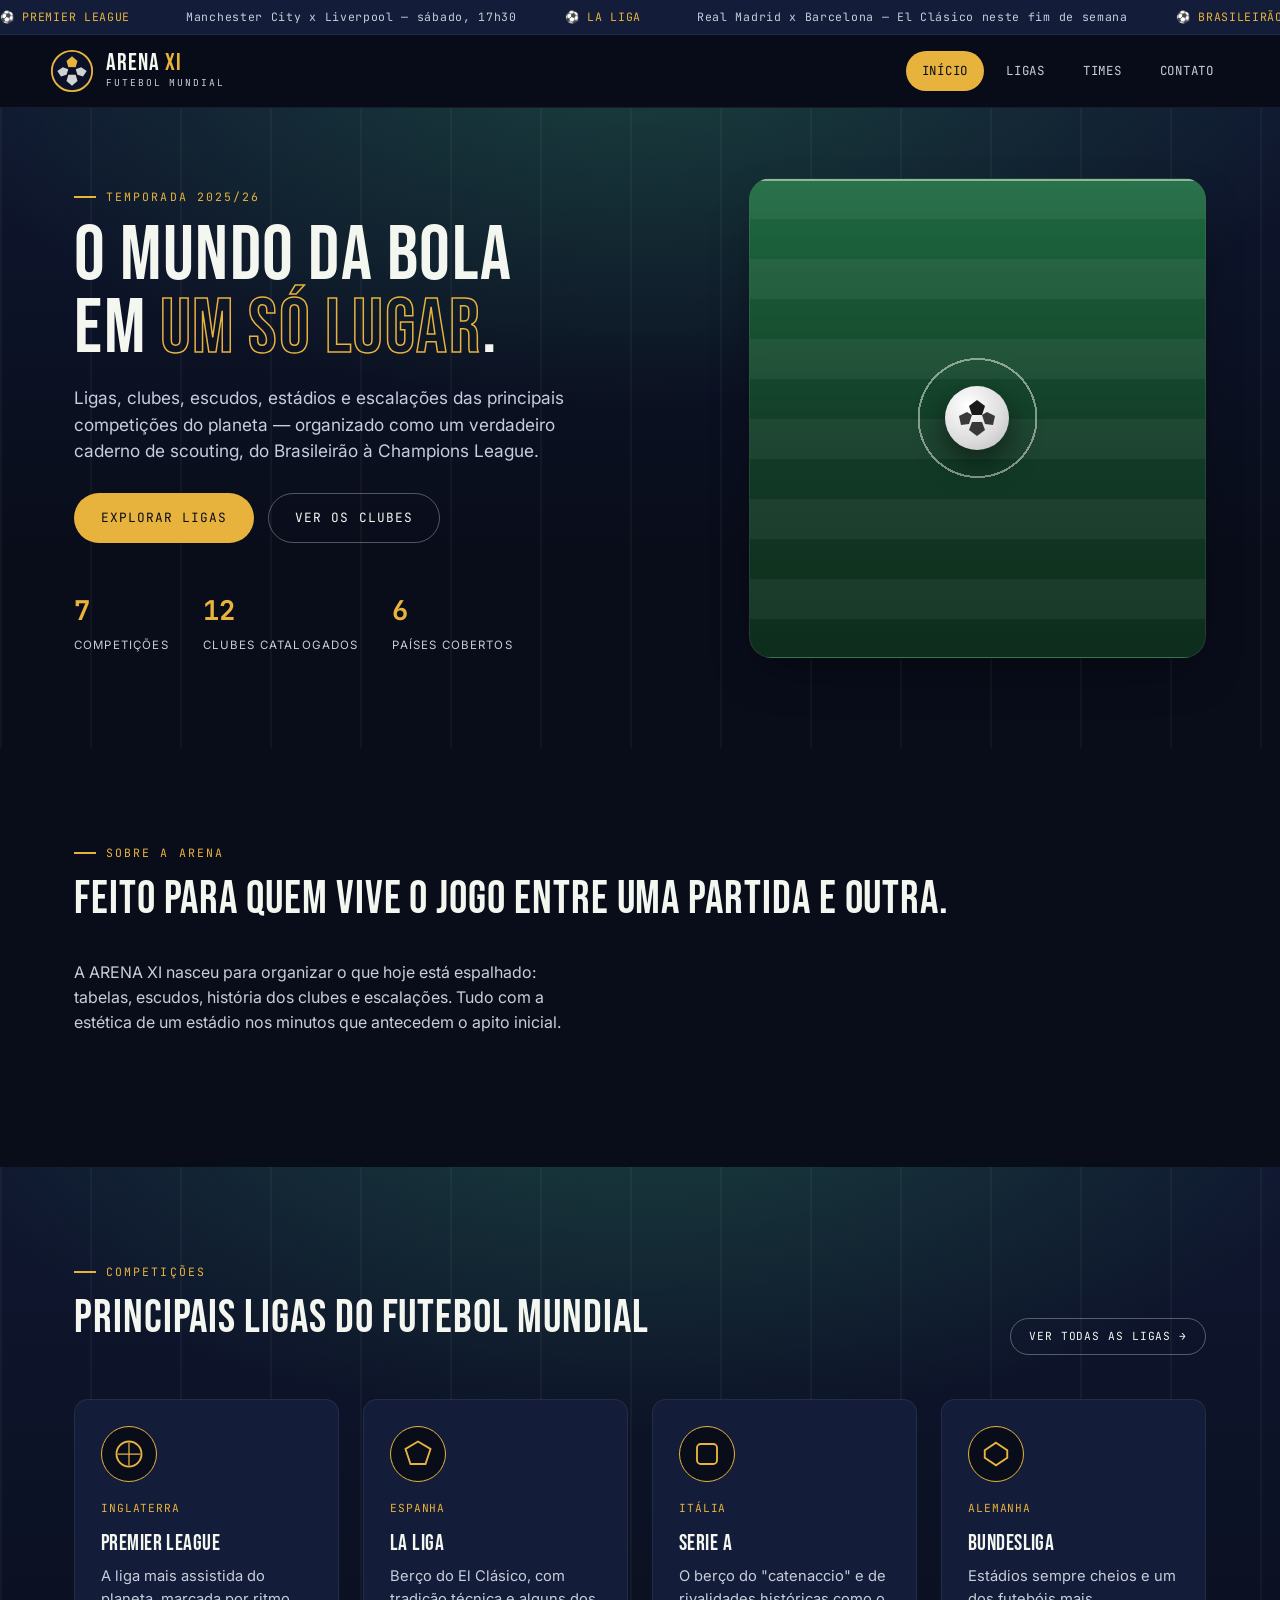
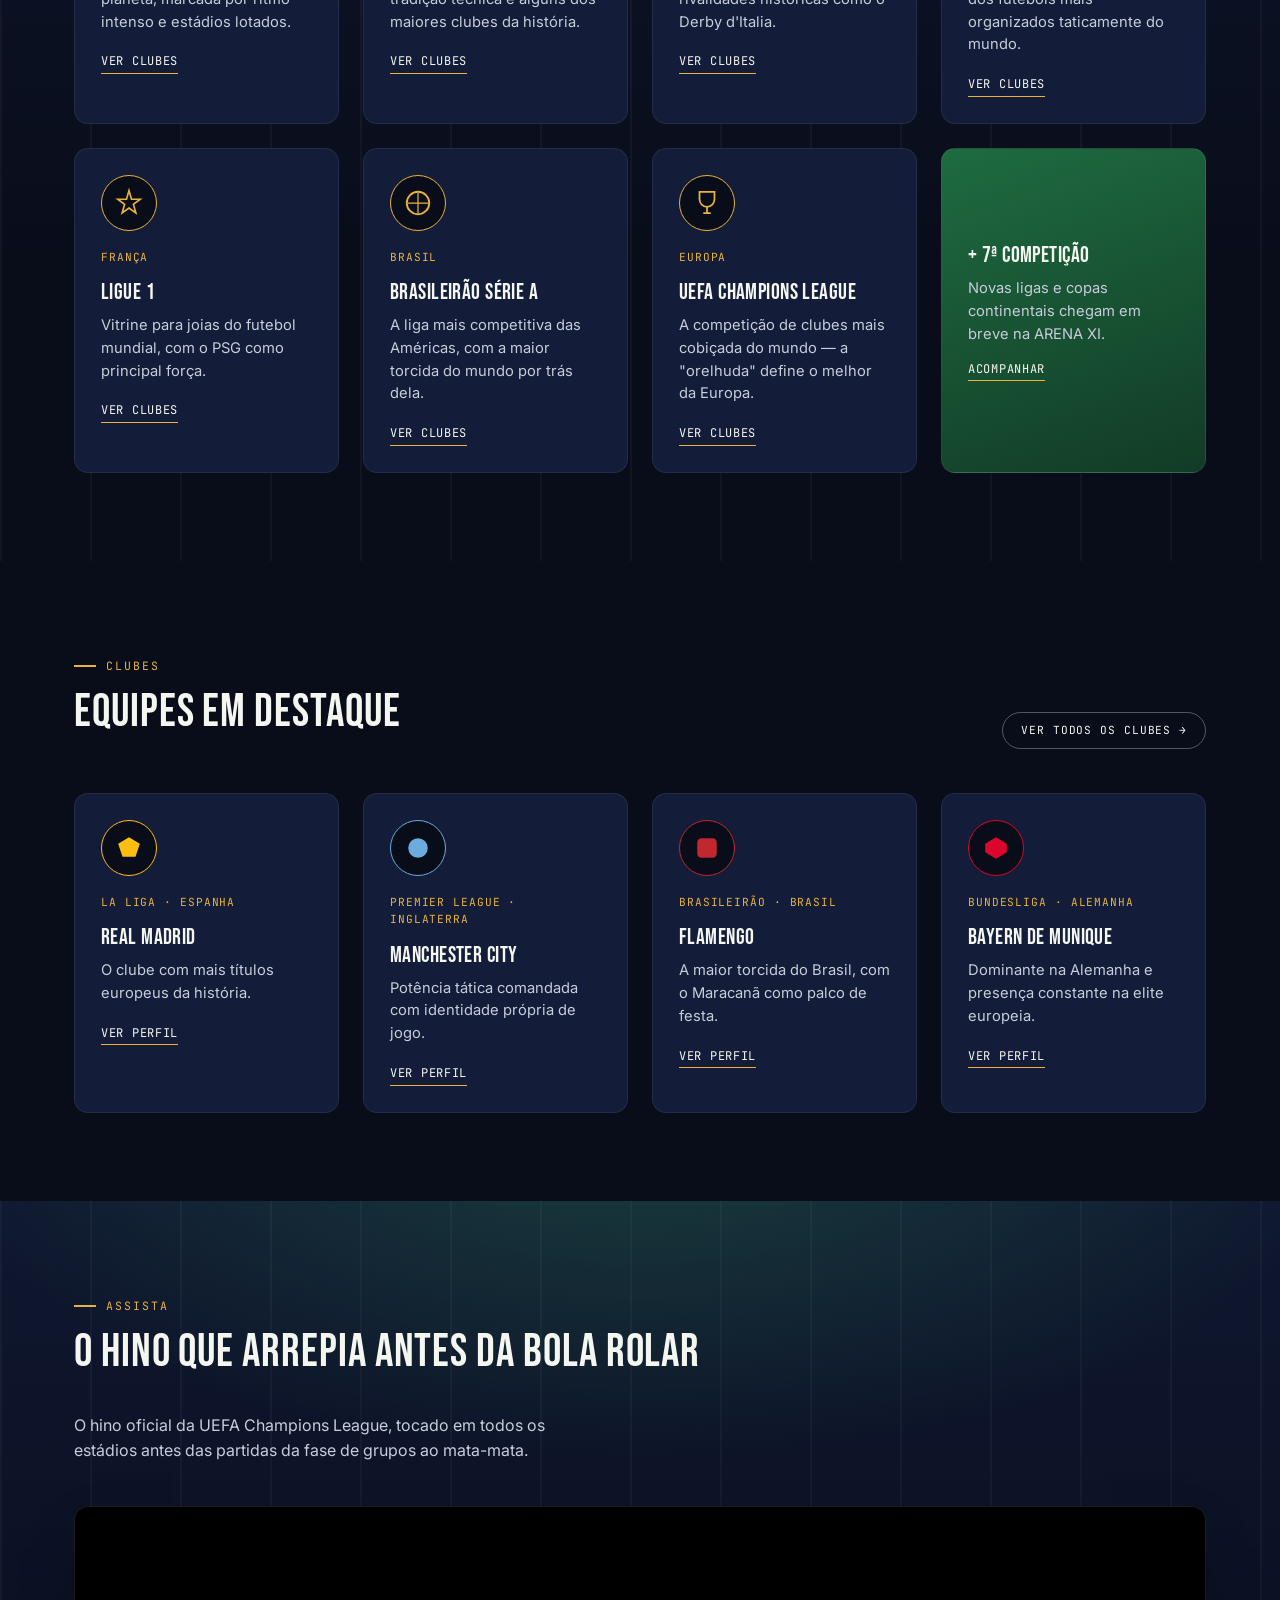
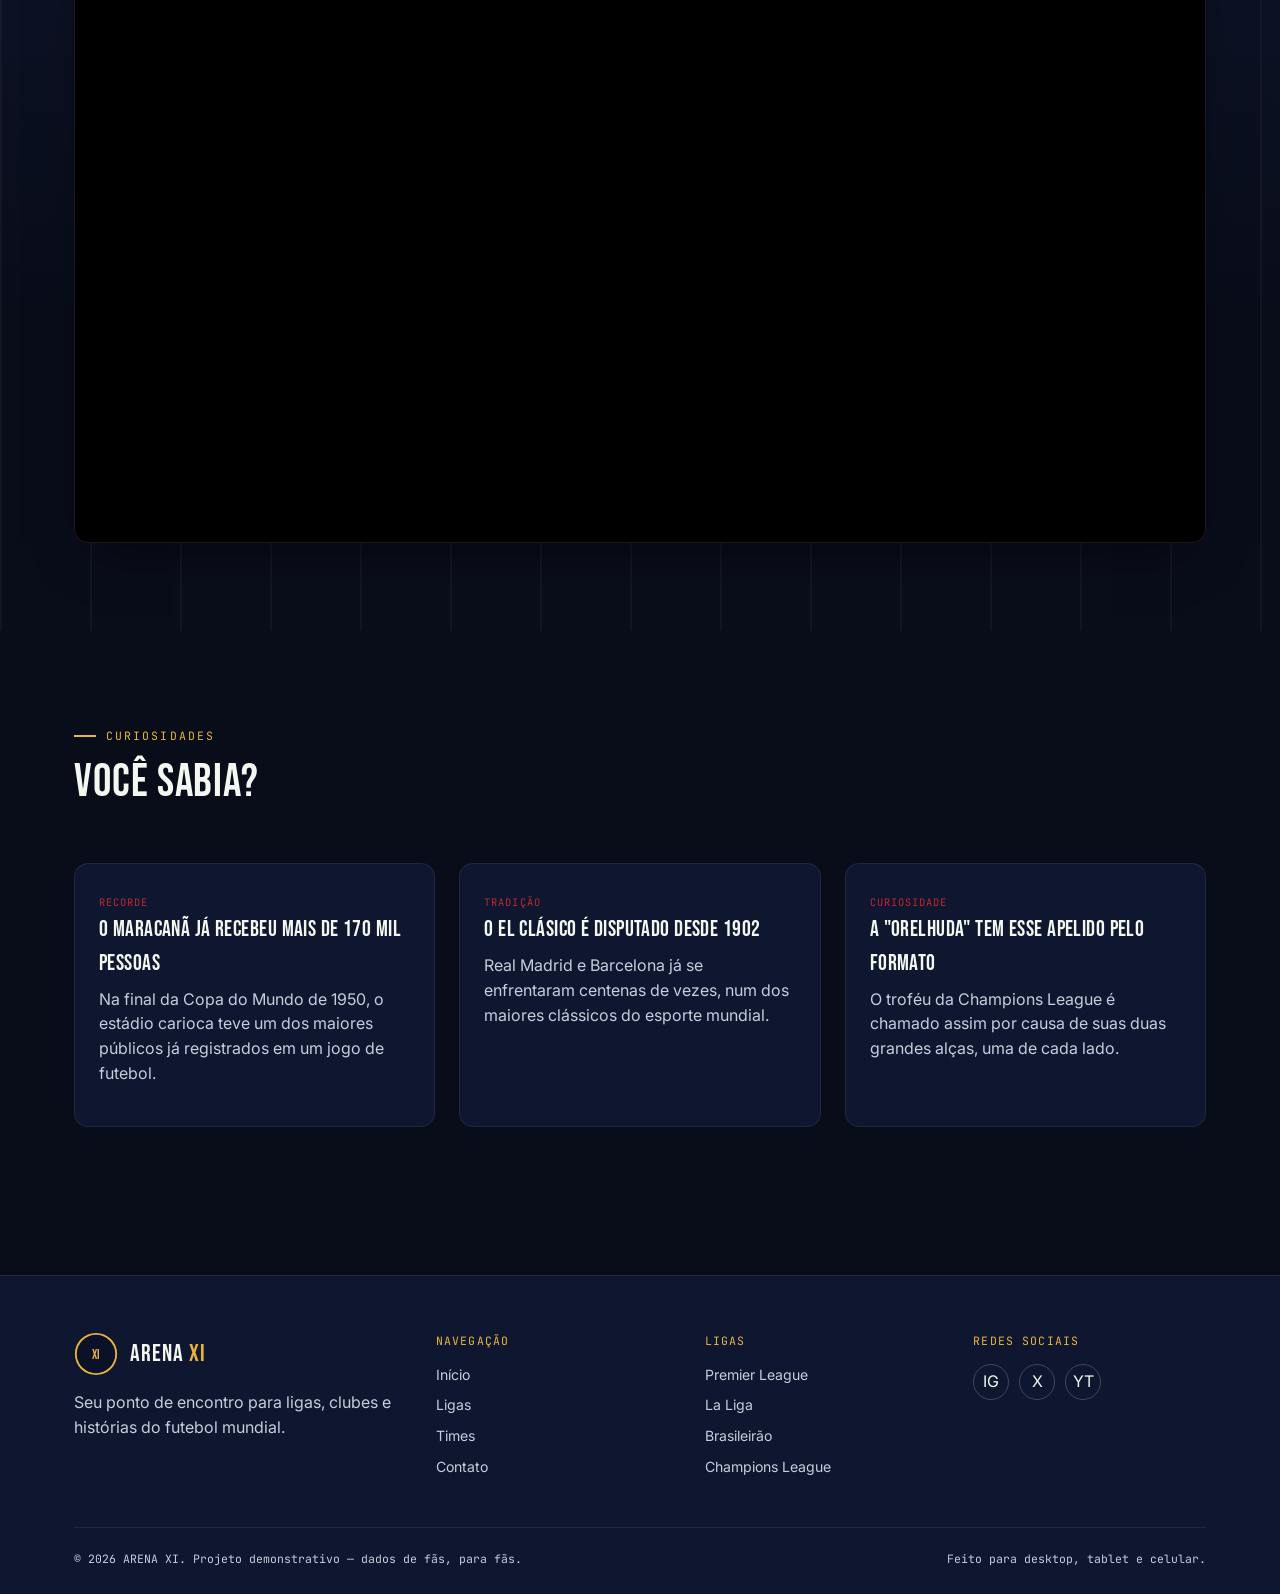
<file: index.html>
<!DOCTYPE html>
<html lang="pt-BR">
<head>
<meta charset="UTF-8">
<meta name="viewport" content="width=device-width, initial-scale=1.0">
<title>ARENA XI — O mapa do futebol mundial</title>
<meta name="description" content="ARENA XI reúne as principais ligas, clubes e histórias do futebol mundial em um só lugar.">
<link rel="preconnect" href="https://fonts.googleapis.com">
<link href="https://fonts.googleapis.com/css2?family=Bebas+Neue&family=Inter:wght@400;500;600;700;800&family=JetBrains+Mono:wght@400;500;700&display=swap" rel="stylesheet">
<link rel="stylesheet" href="css/style.css">
</head>
<body>

<div class="ticker" aria-hidden="true">
  <div class="ticker__track">
    <span>⚽ PREMIER LEAGUE</span>Manchester City x Liverpool — sábado, 17h30
    <span>⚽ LA LIGA</span>Real Madrid x Barcelona — El Clásico neste fim de semana
    <span>⚽ BRASILEIRÃO</span>Flamengo x Palmeiras — decisão na Série A
    <span>⚽ CHAMPIONS LEAGUE</span>Fase de grupos define os classificados
    <span>⚽ SERIE A</span>Juventus x Inter de Milão — Derby d'Italia
    <span>⚽ BUNDESLIGA</span>Bayern de Munique segue líder isolado
    <!-- duplicado para loop contínuo -->
    <span>⚽ PREMIER LEAGUE</span>Manchester City x Liverpool — sábado, 17h30
    <span>⚽ LA LIGA</span>Real Madrid x Barcelona — El Clásico neste fim de semana
    <span>⚽ BRASILEIRÃO</span>Flamengo x Palmeiras — decisão na Série A
    <span>⚽ CHAMPIONS LEAGUE</span>Fase de grupos define os classificados
    <span>⚽ SERIE A</span>Juventus x Inter de Milão — Derby d'Italia
    <span>⚽ BUNDESLIGA</span>Bayern de Munique segue líder isolado
  </div>
</div>

<header class="site">
  <div class="container nav">
    <a href="index.html" class="brand">
      <svg class="brand__mark" viewBox="0 0 48 48" fill="none">
        <circle cx="24" cy="24" r="22" fill="#0A1128" stroke="#E8B33D" stroke-width="2"/>
        <path d="M24 8 L30 13 L28 20 L20 20 L18 13 Z" fill="#E8B33D"/>
        <path d="M8 24 L14 20 L20 22 L18 28 L12 30 Z" fill="#F4F6F0" opacity=".85"/>
        <path d="M40 24 L34 20 L28 22 L30 28 L36 30 Z" fill="#F4F6F0" opacity=".85"/>
        <path d="M24 40 L18 35 L20 28 L28 28 L30 35 Z" fill="#F4F6F0" opacity=".85"/>
        <text x="24" y="27" text-anchor="middle" font-family="Bebas Neue, sans-serif" font-size="10" fill="#0A1128">XI</text>
      </svg>
      <span>
        <span class="brand__name">ARENA <em>XI</em></span>
        <span class="brand__tag">Futebol mundial</span>
      </span>
    </a>
    <nav>
      <button class="nav__toggle" aria-label="Abrir menu" aria-expanded="false">☰</button>
      <div class="nav__links">
        <a href="index.html">Início</a>
        <a href="ligas.html">Ligas</a>
        <a href="times.html">Times</a>
        <a href="contato.html">Contato</a>
      </div>
    </nav>
  </div>
</header>

<main>

  <!-- HERO -->
  <section class="hero pitch-bg">
    <div class="container hero__grid">
      <div class="reveal in">
        <span class="eyebrow">Temporada 2025/26</span>
        <h1>O mundo da bola<br>em <span class="stroke">um só lugar</span>.</h1>
        <p class="hero__lede">Ligas, clubes, escudos, estádios e escalações das principais competições do planeta — organizado como um verdadeiro caderno de scouting, do Brasileirão à Champions League.</p>
        <div class="hero__cta">
          <a href="ligas.html" class="btn btn--gold">Explorar ligas</a>
          <a href="times.html" class="btn btn--ghost">Ver os clubes</a>
        </div>
        <div class="hero__stats">
          <div><b>7</b><span>Competições</span></div>
          <div><b>12</b><span>Clubes catalogados</span></div>
          <div><b>6</b><span>Países cobertos</span></div>
        </div>
      </div>
      <div class="pitch-graphic reveal in">
        <div class="ball">
          <svg viewBox="0 0 64 64" width="64" height="64">
            <polygon points="32,14 40,20 37,29 27,29 24,20" fill="#1a1a1a"/>
            <polygon points="14,30 22,26 27,29 24,38 16,39" fill="#1a1a1a" opacity=".85"/>
            <polygon points="50,30 42,26 37,29 40,38 48,39" fill="#1a1a1a" opacity=".85"/>
            <polygon points="32,50 24,44 27,36 37,36 40,44" fill="#1a1a1a" opacity=".85"/>
          </svg>
        </div>
      </div>
    </div>
  </section>

  <!-- APRESENTAÇÃO -->
  <section>
    <div class="container">
      <div class="section-head reveal">
        <div>
          <span class="eyebrow">Sobre a Arena</span>
          <h2>Feito para quem vive o jogo entre uma partida e outra.</h2>
        </div>
        <p>A ARENA XI nasceu para organizar o que hoje está espalhado: tabelas, escudos, história dos clubes e escalações. Tudo com a estética de um estádio nos minutos que antecedem o apito inicial.</p>
      </div>
    </div>
  </section>

  <!-- LIGAS EM DESTAQUE -->
  <section class="pitch-bg">
    <div class="container">
      <div class="section-head reveal">
        <div>
          <span class="eyebrow">Competições</span>
          <h2>Principais ligas do futebol mundial</h2>
        </div>
        <a href="ligas.html" class="btn btn--ghost btn--sm">Ver todas as ligas →</a>
      </div>

      <div class="grid grid--4">

        <a class="card reveal" href="ligas.html#premier-league">
          <div class="card__badge">
            <svg width="30" height="30" viewBox="0 0 24 24"><circle cx="12" cy="12" r="10" fill="none" stroke="#E8B33D" stroke-width="1.5"/><path d="M12 3v18M3 12h18" stroke="#E8B33D" stroke-width="1"/></svg>
          </div>
          <span class="meta">Inglaterra</span>
          <h3>Premier League</h3>
          <p>A liga mais assistida do planeta, marcada por ritmo intenso e estádios lotados.</p>
          <span class="card__link">Ver clubes</span>
        </a>

        <a class="card reveal" href="ligas.html#laliga">
          <div class="card__badge">
            <svg width="30" height="30" viewBox="0 0 24 24"><path d="M12 2 L22 8 L18 20 L6 20 L2 8 Z" fill="none" stroke="#E8B33D" stroke-width="1.5"/></svg>
          </div>
          <span class="meta">Espanha</span>
          <h3>La Liga</h3>
          <p>Berço do El Clásico, com tradição técnica e alguns dos maiores clubes da história.</p>
          <span class="card__link">Ver clubes</span>
        </a>

        <a class="card reveal" href="ligas.html#seriea">
          <div class="card__badge">
            <svg width="30" height="30" viewBox="0 0 24 24"><rect x="4" y="4" width="16" height="16" rx="3" fill="none" stroke="#E8B33D" stroke-width="1.5"/></svg>
          </div>
          <span class="meta">Itália</span>
          <h3>Serie A</h3>
          <p>O berço do "catenaccio" e de rivalidades históricas como o Derby d'Italia.</p>
          <span class="card__link">Ver clubes</span>
        </a>

        <a class="card reveal" href="ligas.html#bundesliga">
          <div class="card__badge">
            <svg width="30" height="30" viewBox="0 0 24 24"><polygon points="12,3 21,9 21,15 12,21 3,15 3,9" fill="none" stroke="#E8B33D" stroke-width="1.5"/></svg>
          </div>
          <span class="meta">Alemanha</span>
          <h3>Bundesliga</h3>
          <p>Estádios sempre cheios e um dos futebóis mais organizados taticamente do mundo.</p>
          <span class="card__link">Ver clubes</span>
        </a>

        <a class="card reveal" href="ligas.html#ligue1">
          <div class="card__badge">
            <svg width="30" height="30" viewBox="0 0 24 24"><path d="M12 2 L14 9 L21 9 L15.5 13 L17.5 20 L12 16 L6.5 20 L8.5 13 L3 9 L10 9 Z" fill="none" stroke="#E8B33D" stroke-width="1.3"/></svg>
          </div>
          <span class="meta">França</span>
          <h3>Ligue 1</h3>
          <p>Vitrine para joias do futebol mundial, com o PSG como principal força.</p>
          <span class="card__link">Ver clubes</span>
        </a>

        <a class="card reveal" href="ligas.html#brasileirao">
          <div class="card__badge">
            <svg width="30" height="30" viewBox="0 0 24 24"><circle cx="12" cy="12" r="9" fill="none" stroke="#E8B33D" stroke-width="1.5"/><path d="M4 12h16M12 4v16" stroke="#E8B33D" stroke-width="1"/></svg>
          </div>
          <span class="meta">Brasil</span>
          <h3>Brasileirão Série A</h3>
          <p>A liga mais competitiva das Américas, com a maior torcida do mundo por trás dela.</p>
          <span class="card__link">Ver clubes</span>
        </a>

        <a class="card reveal" href="ligas.html#champions">
          <div class="card__badge">
            <svg width="30" height="30" viewBox="0 0 24 24"><path d="M6 3h12v6a6 6 0 0 1-12 0V3Z" fill="none" stroke="#E8B33D" stroke-width="1.4"/><path d="M9 20h6M12 15v5" stroke="#E8B33D" stroke-width="1.4"/></svg>
          </div>
          <span class="meta">Europa</span>
          <h3>UEFA Champions League</h3>
          <p>A competição de clubes mais cobiçada do mundo — a "orelhuda" define o melhor da Europa.</p>
          <span class="card__link">Ver clubes</span>
        </a>

        <div class="card reveal" style="display:flex;flex-direction:column;justify-content:center;align-items:flex-start;background:linear-gradient(160deg,var(--pitch-2),var(--pitch));">
          <h3>+ 7ª competição</h3>
          <p>Novas ligas e copas continentais chegam em breve na ARENA XI.</p>
          <a href="ligas.html" class="card__link">Acompanhar</a>
        </div>

      </div>
    </div>
  </section>

  <!-- TIMES EM DESTAQUE -->
  <section>
    <div class="container">
      <div class="section-head reveal">
        <div>
          <span class="eyebrow">Clubes</span>
          <h2>Equipes em destaque</h2>
        </div>
        <a href="times.html" class="btn btn--ghost btn--sm">Ver todos os clubes →</a>
      </div>

      <div class="grid grid--4">
        <a class="card reveal" href="times.html#real-madrid">
          <div class="card__badge" style="border-color:#FEBE10;"><svg width="26" height="26" viewBox="0 0 24 24"><path d="M12 2 22 8 18 20 6 20 2 8Z" fill="#FEBE10"/></svg></div>
          <span class="meta">La Liga · Espanha</span>
          <h3>Real Madrid</h3>
          <p>O clube com mais títulos europeus da história.</p>
          <span class="card__link">Ver perfil</span>
        </a>
        <a class="card reveal" href="times.html#man-city">
          <div class="card__badge" style="border-color:#6CABDD;"><svg width="26" height="26" viewBox="0 0 24 24"><circle cx="12" cy="12" r="9" fill="#6CABDD"/></svg></div>
          <span class="meta">Premier League · Inglaterra</span>
          <h3>Manchester City</h3>
          <p>Potência tática comandada com identidade própria de jogo.</p>
          <span class="card__link">Ver perfil</span>
        </a>
        <a class="card reveal" href="times.html#flamengo">
          <div class="card__badge" style="border-color:#C1272D;"><svg width="26" height="26" viewBox="0 0 24 24"><rect x="3" y="3" width="18" height="18" rx="4" fill="#C1272D"/></svg></div>
          <span class="meta">Brasileirão · Brasil</span>
          <h3>Flamengo</h3>
          <p>A maior torcida do Brasil, com o Maracanã como palco de festa.</p>
          <span class="card__link">Ver perfil</span>
        </a>
        <a class="card reveal" href="times.html#bayern">
          <div class="card__badge" style="border-color:#DC052D;"><svg width="26" height="26" viewBox="0 0 24 24"><polygon points="12,2 22,8 22,16 12,22 2,16 2,8" fill="#DC052D"/></svg></div>
          <span class="meta">Bundesliga · Alemanha</span>
          <h3>Bayern de Munique</h3>
          <p>Dominante na Alemanha e presença constante na elite europeia.</p>
          <span class="card__link">Ver perfil</span>
        </a>
      </div>
    </div>
  </section>

  <!-- VÍDEO -->
  <section class="pitch-bg">
    <div class="container">
      <div class="section-head reveal">
        <div>
          <span class="eyebrow">Assista</span>
          <h2>O hino que arrepia antes da bola rolar</h2>
        </div>
        <p>O hino oficial da UEFA Champions League, tocado em todos os estádios antes das partidas da fase de grupos ao mata-mata.</p>
      </div>
      <div class="video-wrap reveal">
        <iframe src="https://www.youtube.com/embed/ig8rUCd3gPQ" title="Hino oficial da UEFA Champions League" loading="lazy" allow="accelerometer; autoplay; clipboard-write; encrypted-media; gyroscope; picture-in-picture" allowfullscreen></iframe>
      </div>
    </div>
  </section>

  <!-- NOTÍCIAS / CURIOSIDADES -->
  <section>
    <div class="container">
      <div class="section-head reveal">
        <div>
          <span class="eyebrow">Curiosidades</span>
          <h2>Você sabia?</h2>
        </div>
      </div>
      <div class="grid grid--3">
        <div class="news-card reveal">
          <span class="tag">Recorde</span>
          <h3>O Maracanã já recebeu mais de 170 mil pessoas</h3>
          <p>Na final da Copa do Mundo de 1950, o estádio carioca teve um dos maiores públicos já registrados em um jogo de futebol.</p>
        </div>
        <div class="news-card reveal">
          <span class="tag">Tradição</span>
          <h3>O El Clásico é disputado desde 1902</h3>
          <p>Real Madrid e Barcelona já se enfrentaram centenas de vezes, num dos maiores clássicos do esporte mundial.</p>
        </div>
        <div class="news-card reveal">
          <span class="tag">Curiosidade</span>
          <h3>A "orelhuda" tem esse apelido pelo formato</h3>
          <p>O troféu da Champions League é chamado assim por causa de suas duas grandes alças, uma de cada lado.</p>
        </div>
      </div>
    </div>
  </section>

</main>

<footer class="site">
  <div class="container">
    <div class="footer__grid">
      <div>
        <div class="brand" style="margin-bottom:14px;">
          <svg class="brand__mark" viewBox="0 0 48 48" fill="none">
            <circle cx="24" cy="24" r="22" fill="#0A1128" stroke="#E8B33D" stroke-width="2"/>
            <text x="24" y="29" text-anchor="middle" font-family="Bebas Neue, sans-serif" font-size="14" fill="#E8B33D">XI</text>
          </svg>
          <span class="brand__name">ARENA <em>XI</em></span>
        </div>
        <p>Seu ponto de encontro para ligas, clubes e histórias do futebol mundial.</p>
      </div>
      <div>
        <h4>Navegação</h4>
        <ul>
          <li><a href="index.html">Início</a></li>
          <li><a href="ligas.html">Ligas</a></li>
          <li><a href="times.html">Times</a></li>
          <li><a href="contato.html">Contato</a></li>
        </ul>
      </div>
      <div>
        <h4>Ligas</h4>
        <ul>
          <li><a href="ligas.html#premier-league">Premier League</a></li>
          <li><a href="ligas.html#laliga">La Liga</a></li>
          <li><a href="ligas.html#brasileirao">Brasileirão</a></li>
          <li><a href="ligas.html#champions">Champions League</a></li>
        </ul>
      </div>
      <div>
        <h4>Redes sociais</h4>
        <div class="social">
          <a href="contato.html" aria-label="Instagram">IG</a>
          <a href="contato.html" aria-label="X / Twitter">X</a>
          <a href="contato.html" aria-label="YouTube">YT</a>
        </div>
      </div>
    </div>
    <div class="footer__bottom">
      <span>© 2026 ARENA XI. Projeto demonstrativo — dados de fãs, para fãs.</span>
      <span>Feito para desktop, tablet e celular.</span>
    </div>
  </div>
</footer>

<script src="js/main.js"></script>
</body>
</html>
</file>
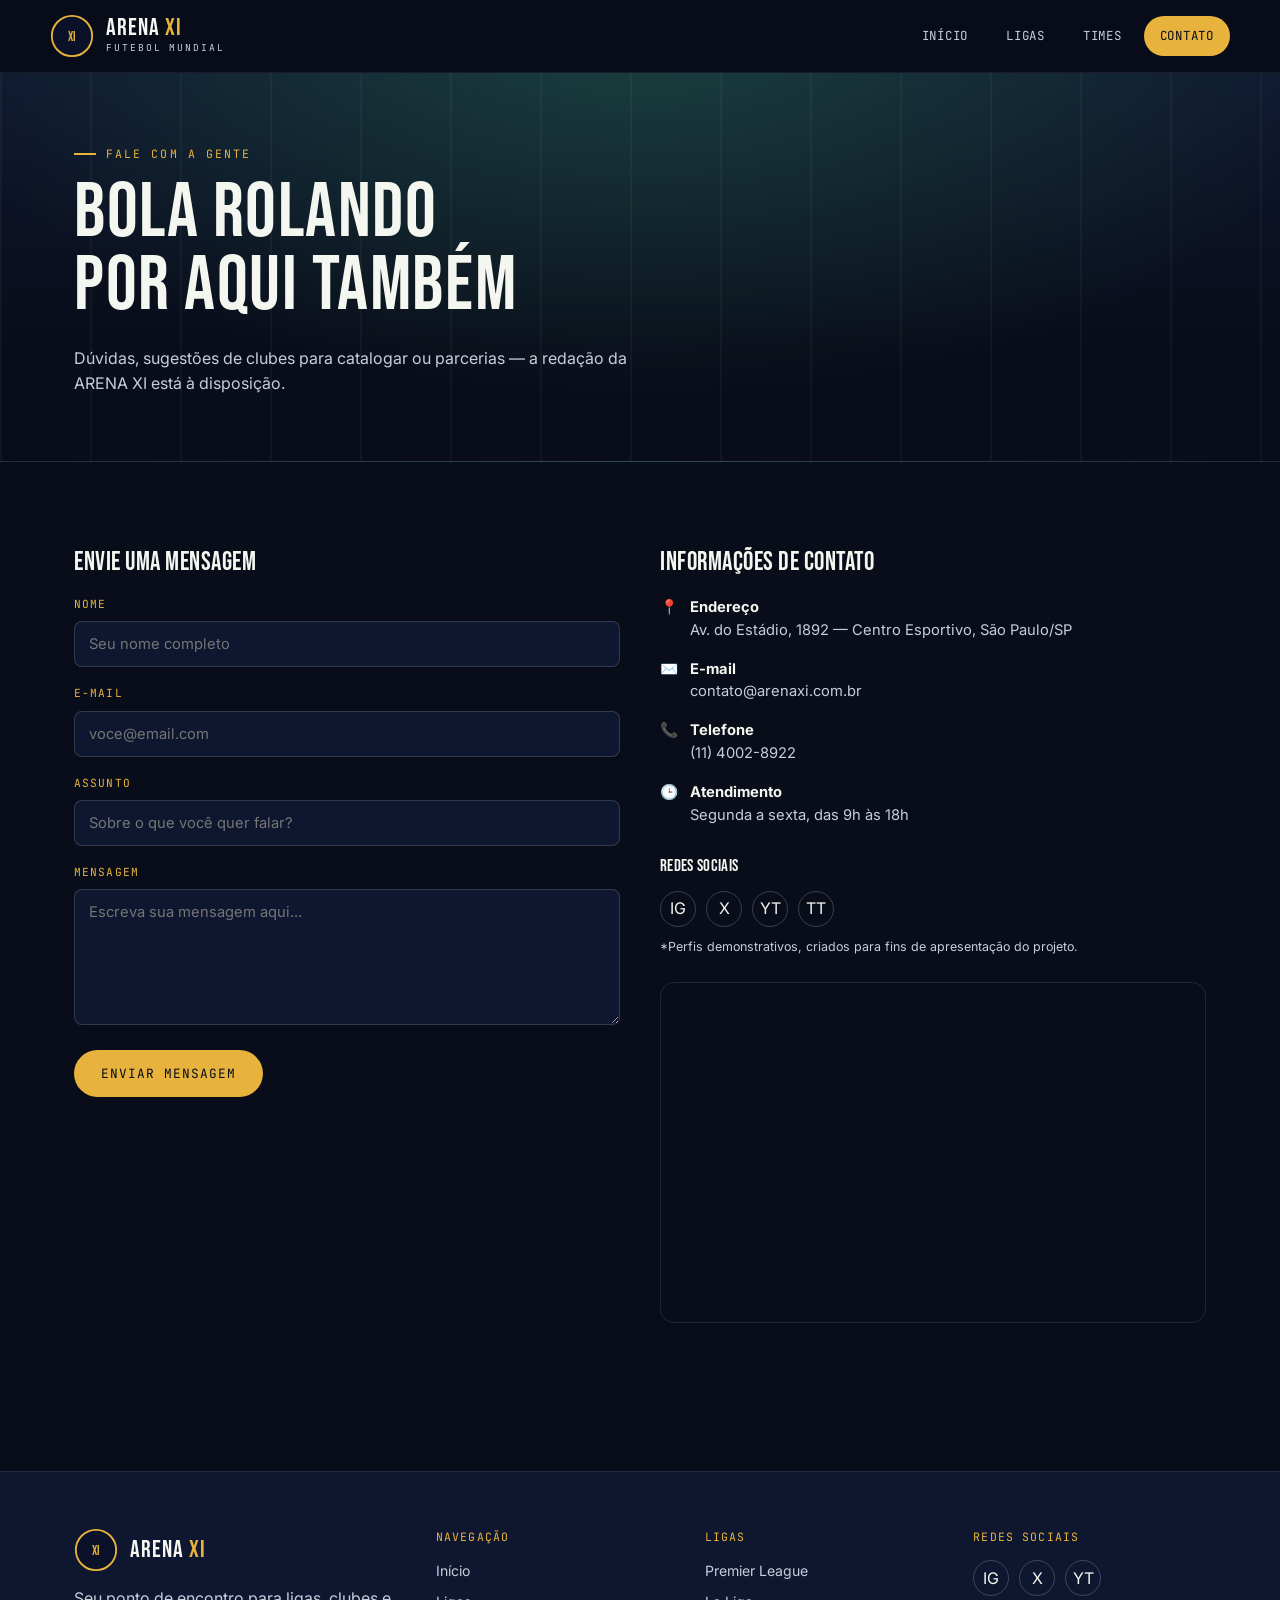
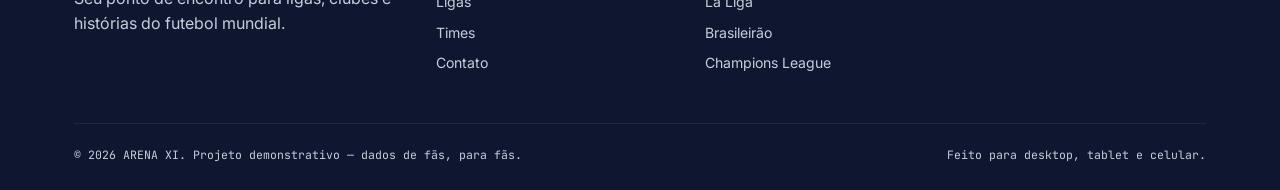
<file: contato.html>
<!DOCTYPE html>
<html lang="pt-BR">
<head>
<meta charset="UTF-8">
<meta name="viewport" content="width=device-width, initial-scale=1.0">
<title>Contato — ARENA XI</title>
<meta name="description" content="Fale com a equipe da ARENA XI: envie sua mensagem, veja nossa localização e siga nossas redes sociais.">
<link rel="preconnect" href="https://fonts.googleapis.com">
<link href="https://fonts.googleapis.com/css2?family=Bebas+Neue&family=Inter:wght@400;500;600;700;800&family=JetBrains+Mono:wght@400;500;700&display=swap" rel="stylesheet">
<link rel="stylesheet" href="css/style.css">
</head>
<body>

<header class="site">
  <div class="container nav">
    <a href="index.html" class="brand">
      <svg class="brand__mark" viewBox="0 0 48 48" fill="none">
        <circle cx="24" cy="24" r="22" fill="#0A1128" stroke="#E8B33D" stroke-width="2"/>
        <text x="24" y="29" text-anchor="middle" font-family="Bebas Neue, sans-serif" font-size="14" fill="#E8B33D">XI</text>
      </svg>
      <span>
        <span class="brand__name">ARENA <em>XI</em></span>
        <span class="brand__tag">Futebol mundial</span>
      </span>
    </a>
    <nav>
      <button class="nav__toggle" aria-label="Abrir menu" aria-expanded="false">☰</button>
      <div class="nav__links">
        <a href="index.html">Início</a>
        <a href="ligas.html">Ligas</a>
        <a href="times.html">Times</a>
        <a href="contato.html">Contato</a>
      </div>
    </nav>
  </div>
</header>

<main>
  <section class="page-hero pitch-bg">
    <div class="container">
      <span class="eyebrow">Fale com a gente</span>
      <h1>Bola rolando<br>por aqui também</h1>
      <p>Dúvidas, sugestões de clubes para catalogar ou parcerias — a redação da ARENA XI está à disposição.</p>
    </div>
  </section>

  <section>
    <div class="container contact-grid">

      <div class="reveal">
        <h2 style="font-size:1.6rem;margin-bottom:20px;">Envie uma mensagem</h2>
        <form id="contact-form" novalidate>
          <div class="form-field">
            <label for="nome">Nome</label>
            <input type="text" id="nome" name="nome" placeholder="Seu nome completo" required>
          </div>
          <div class="form-field">
            <label for="email">E-mail</label>
            <input type="email" id="email" name="email" placeholder="voce@email.com" required>
          </div>
          <div class="form-field">
            <label for="assunto">Assunto</label>
            <input type="text" id="assunto" name="assunto" placeholder="Sobre o que você quer falar?" required>
          </div>
          <div class="form-field">
            <label for="mensagem">Mensagem</label>
            <textarea id="mensagem" name="mensagem" rows="6" placeholder="Escreva sua mensagem aqui..." required></textarea>
          </div>
          <button type="submit" class="btn btn--gold">Enviar mensagem</button>
          <p class="form-msg" id="form-msg"></p>
        </form>
      </div>

      <div class="reveal">
        <h2 style="font-size:1.6rem;margin-bottom:20px;">Informações de contato</h2>
        <ul class="contact-info">
          <li>📍 <span><b>Endereço</b>Av. do Estádio, 1892 — Centro Esportivo, São Paulo/SP</span></li>
          <li>✉️ <span><b>E-mail</b>contato@arenaxi.com.br</span></li>
          <li>📞 <span><b>Telefone</b>(11) 4002-8922</span></li>
          <li>🕒 <span><b>Atendimento</b>Segunda a sexta, das 9h às 18h</span></li>
        </ul>

        <h3 style="font-size:1.05rem;margin-top:26px;">Redes sociais</h3>
        <div class="social" style="margin-top:12px;">
          <a href="https://instagram.com" target="_blank" rel="noopener" aria-label="Instagram">IG</a>
          <a href="https://x.com" target="_blank" rel="noopener" aria-label="X / Twitter">X</a>
          <a href="https://youtube.com" target="_blank" rel="noopener" aria-label="YouTube">YT</a>
          <a href="https://tiktok.com" target="_blank" rel="noopener" aria-label="TikTok">TT</a>
        </div>
        <p style="font-size:.78rem;margin-top:10px;color:var(--chalk-dim);">*Perfis demonstrativos, criados para fins de apresentação do projeto.</p>

        <div class="map-frame">
          <iframe
            src="https://www.google.com/maps?q=Avenida%20Paulista,%20S%C3%A3o%20Paulo&output=embed"
            title="Mapa de localização da ARENA XI"
            loading="lazy"
            referrerpolicy="no-referrer-when-downgrade">
          </iframe>
        </div>
      </div>

    </div>
  </section>
</main>

<footer class="site">
  <div class="container">
    <div class="footer__grid">
      <div>
        <div class="brand" style="margin-bottom:14px;">
          <svg class="brand__mark" viewBox="0 0 48 48" fill="none">
            <circle cx="24" cy="24" r="22" fill="#0A1128" stroke="#E8B33D" stroke-width="2"/>
            <text x="24" y="29" text-anchor="middle" font-family="Bebas Neue, sans-serif" font-size="14" fill="#E8B33D">XI</text>
          </svg>
          <span class="brand__name">ARENA <em>XI</em></span>
        </div>
        <p>Seu ponto de encontro para ligas, clubes e histórias do futebol mundial.</p>
      </div>
      <div>
        <h4>Navegação</h4>
        <ul>
          <li><a href="index.html">Início</a></li>
          <li><a href="ligas.html">Ligas</a></li>
          <li><a href="times.html">Times</a></li>
          <li><a href="contato.html">Contato</a></li>
        </ul>
      </div>
      <div>
        <h4>Ligas</h4>
        <ul>
          <li><a href="ligas.html#premier-league">Premier League</a></li>
          <li><a href="ligas.html#laliga">La Liga</a></li>
          <li><a href="ligas.html#brasileirao">Brasileirão</a></li>
          <li><a href="ligas.html#champions">Champions League</a></li>
        </ul>
      </div>
      <div>
        <h4>Redes sociais</h4>
        <div class="social">
          <a href="contato.html" aria-label="Instagram">IG</a>
          <a href="contato.html" aria-label="X / Twitter">X</a>
          <a href="contato.html" aria-label="YouTube">YT</a>
        </div>
      </div>
    </div>
    <div class="footer__bottom">
      <span>© 2026 ARENA XI. Projeto demonstrativo — dados de fãs, para fãs.</span>
      <span>Feito para desktop, tablet e celular.</span>
    </div>
  </div>
</footer>

<script src="js/main.js"></script>
</body>
</html>
</file>
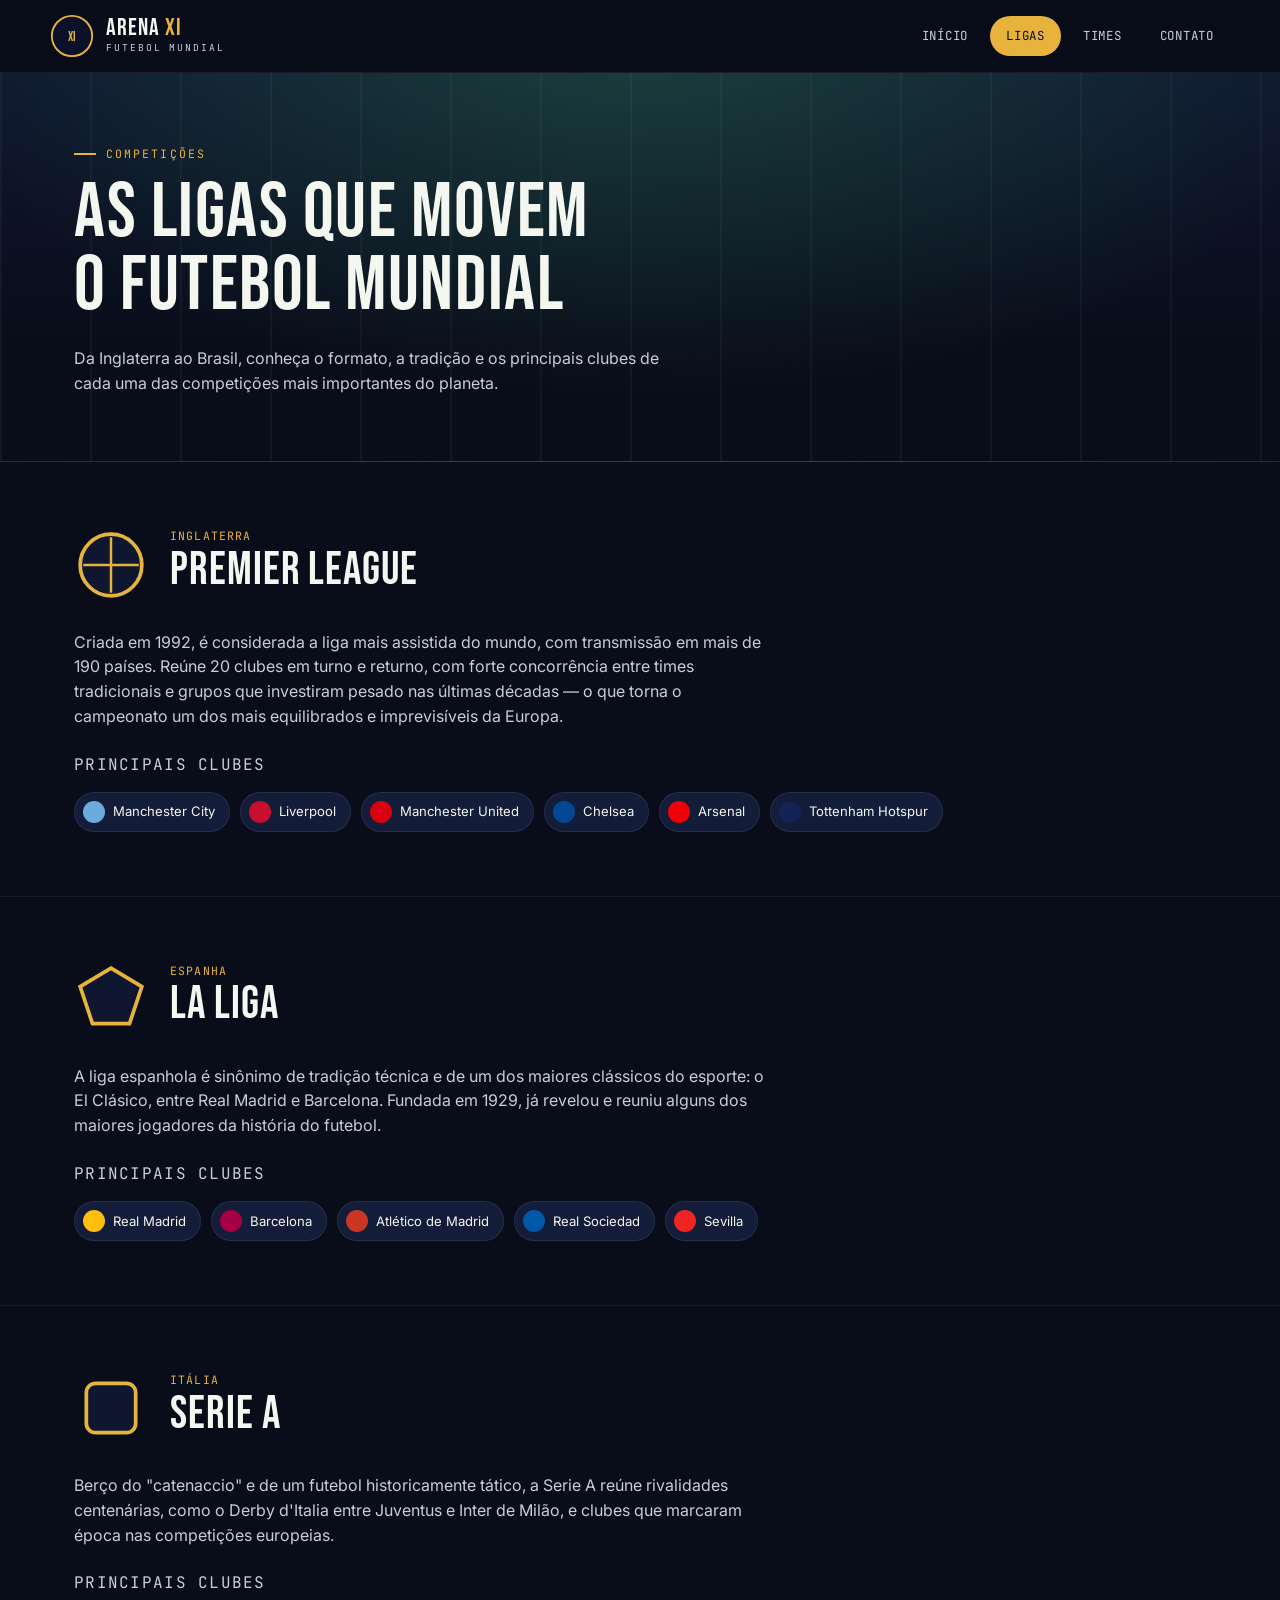
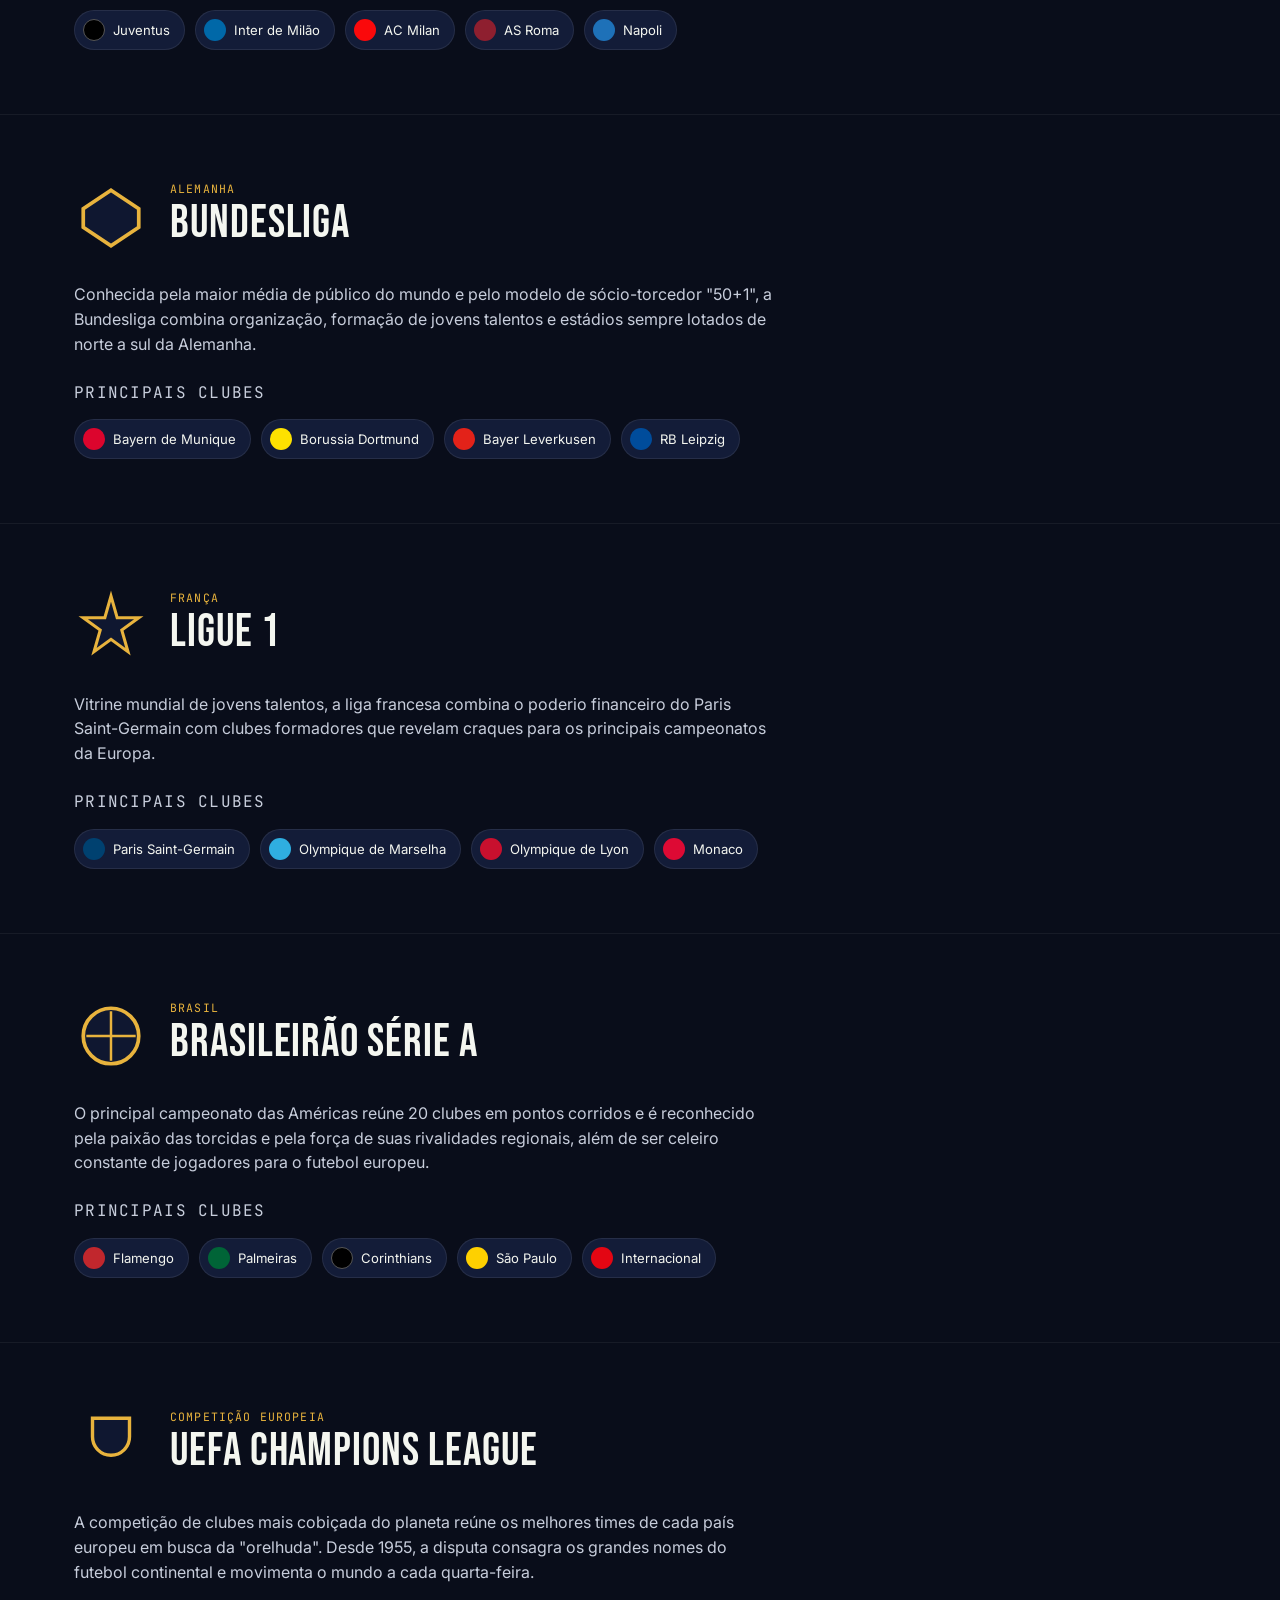
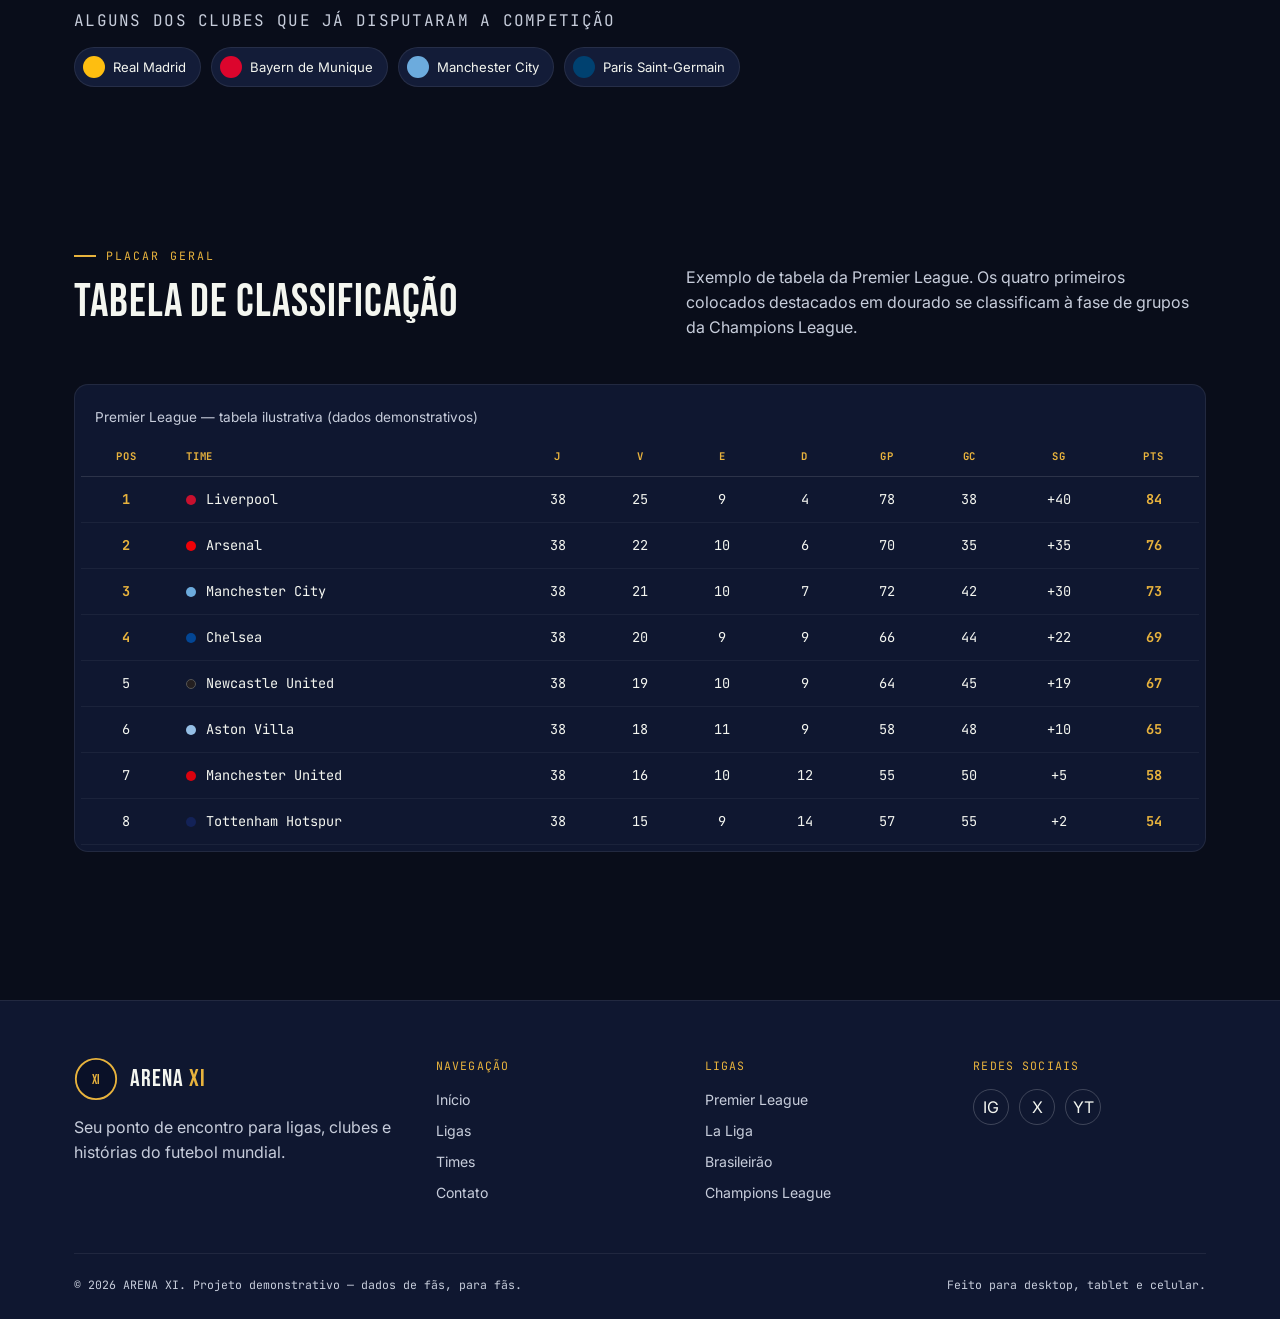
<file: ligas.html>
<!DOCTYPE html>
<html lang="pt-BR">
<head>
<meta charset="UTF-8">
<meta name="viewport" content="width=device-width, initial-scale=1.0">
<title>Ligas — ARENA XI</title>
<meta name="description" content="Conheça as principais ligas de futebol do mundo: Premier League, La Liga, Serie A, Bundesliga, Ligue 1, Brasileirão e Champions League.">
<link rel="preconnect" href="https://fonts.googleapis.com">
<link href="https://fonts.googleapis.com/css2?family=Bebas+Neue&family=Inter:wght@400;500;600;700;800&family=JetBrains+Mono:wght@400;500;700&display=swap" rel="stylesheet">
<link rel="stylesheet" href="css/style.css">
</head>
<body>

<header class="site">
  <div class="container nav">
    <a href="index.html" class="brand">
      <svg class="brand__mark" viewBox="0 0 48 48" fill="none">
        <circle cx="24" cy="24" r="22" fill="#0A1128" stroke="#E8B33D" stroke-width="2"/>
        <text x="24" y="29" text-anchor="middle" font-family="Bebas Neue, sans-serif" font-size="14" fill="#E8B33D">XI</text>
      </svg>
      <span>
        <span class="brand__name">ARENA <em>XI</em></span>
        <span class="brand__tag">Futebol mundial</span>
      </span>
    </a>
    <nav>
      <button class="nav__toggle" aria-label="Abrir menu" aria-expanded="false">☰</button>
      <div class="nav__links">
        <a href="index.html">Início</a>
        <a href="ligas.html">Ligas</a>
        <a href="times.html">Times</a>
        <a href="contato.html">Contato</a>
      </div>
    </nav>
  </div>
</header>

<main>

  <section class="page-hero pitch-bg">
    <div class="container">
      <span class="eyebrow">Competições</span>
      <h1>As ligas que movem<br>o futebol mundial</h1>
      <p>Da Inglaterra ao Brasil, conheça o formato, a tradição e os principais clubes de cada uma das competições mais importantes do planeta.</p>
    </div>
  </section>

  <!-- PREMIER LEAGUE -->
  <section id="premier-league" class="league-block">
    <div class="container">
      <div class="league-head reveal">
        <svg class="crest-sm" viewBox="0 0 24 24"><circle cx="12" cy="12" r="10" fill="#0F1730" stroke="#E8B33D" stroke-width="1.2"/><path d="M12 3v18M3 12h18" stroke="#E8B33D" stroke-width=".8"/></svg>
        <div>
          <span class="country">Inglaterra</span>
          <h2>Premier League</h2>
        </div>
      </div>
      <p style="max-width:70ch;">Criada em 1992, é considerada a liga mais assistida do mundo, com transmissão em mais de 190 países. Reúne 20 clubes em turno e returno, com forte concorrência entre times tradicionais e grupos que investiram pesado nas últimas décadas — o que torna o campeonato um dos mais equilibrados e imprevisíveis da Europa.</p>
      <h3 style="font-size:1rem;font-family:var(--mono);text-transform:uppercase;letter-spacing:.08em;color:var(--chalk-dim);margin-top:24px;">Principais clubes</h3>
      <div style="margin-top:10px;">
        <a class="club-chip" href="times.html#man-city"><span class="dot" style="background:#6CABDD;"></span>Manchester City</a>
        <a class="club-chip" href="times.html#liverpool"><span class="dot" style="background:#C8102E;"></span>Liverpool</a>
        <span class="club-chip"><span class="dot" style="background:#DA020E;"></span>Manchester United</span>
        <span class="club-chip"><span class="dot" style="background:#034694;"></span>Chelsea</span>
        <span class="club-chip"><span class="dot" style="background:#EF0107;"></span>Arsenal</span>
        <span class="club-chip"><span class="dot" style="background:#132257;"></span>Tottenham Hotspur</span>
      </div>
    </div>
  </section>

  <!-- LA LIGA -->
  <section id="laliga" class="league-block">
    <div class="container">
      <div class="league-head reveal">
        <svg class="crest-sm" viewBox="0 0 24 24"><path d="M12 2 L22 8 L18 20 L6 20 L2 8 Z" fill="#0F1730" stroke="#E8B33D" stroke-width="1.2"/></svg>
        <div>
          <span class="country">Espanha</span>
          <h2>La Liga</h2>
        </div>
      </div>
      <p style="max-width:70ch;">A liga espanhola é sinônimo de tradição técnica e de um dos maiores clássicos do esporte: o El Clásico, entre Real Madrid e Barcelona. Fundada em 1929, já revelou e reuniu alguns dos maiores jogadores da história do futebol.</p>
      <h3 style="font-size:1rem;font-family:var(--mono);text-transform:uppercase;letter-spacing:.08em;color:var(--chalk-dim);margin-top:24px;">Principais clubes</h3>
      <div style="margin-top:10px;">
        <a class="club-chip" href="times.html#real-madrid"><span class="dot" style="background:#FEBE10;"></span>Real Madrid</a>
        <a class="club-chip" href="times.html#barcelona"><span class="dot" style="background:#A50044;"></span>Barcelona</a>
        <span class="club-chip"><span class="dot" style="background:#CB3524;"></span>Atlético de Madrid</span>
        <span class="club-chip"><span class="dot" style="background:#0058A9;"></span>Real Sociedad</span>
        <span class="club-chip"><span class="dot" style="background:#EE2523;"></span>Sevilla</span>
      </div>
    </div>
  </section>

  <!-- SERIE A -->
  <section id="seriea" class="league-block">
    <div class="container">
      <div class="league-head reveal">
        <svg class="crest-sm" viewBox="0 0 24 24"><rect x="4" y="4" width="16" height="16" rx="3" fill="#0F1730" stroke="#E8B33D" stroke-width="1.2"/></svg>
        <div>
          <span class="country">Itália</span>
          <h2>Serie A</h2>
        </div>
      </div>
      <p style="max-width:70ch;">Berço do "catenaccio" e de um futebol historicamente tático, a Serie A reúne rivalidades centenárias, como o Derby d'Italia entre Juventus e Inter de Milão, e clubes que marcaram época nas competições europeias.</p>
      <h3 style="font-size:1rem;font-family:var(--mono);text-transform:uppercase;letter-spacing:.08em;color:var(--chalk-dim);margin-top:24px;">Principais clubes</h3>
      <div style="margin-top:10px;">
        <a class="club-chip" href="times.html#juventus"><span class="dot" style="background:#000000;border:1px solid #555;"></span>Juventus</a>
        <a class="club-chip" href="times.html#inter"><span class="dot" style="background:#0068A8;"></span>Inter de Milão</a>
        <span class="club-chip"><span class="dot" style="background:#FB090B;"></span>AC Milan</span>
        <span class="club-chip"><span class="dot" style="background:#8E1F2F;"></span>AS Roma</span>
        <span class="club-chip"><span class="dot" style="background:#1E71B8;"></span>Napoli</span>
      </div>
    </div>
  </section>

  <!-- BUNDESLIGA -->
  <section id="bundesliga" class="league-block">
    <div class="container">
      <div class="league-head reveal">
        <svg class="crest-sm" viewBox="0 0 24 24"><polygon points="12,3 21,9 21,15 12,21 3,15 3,9" fill="#0F1730" stroke="#E8B33D" stroke-width="1.2"/></svg>
        <div>
          <span class="country">Alemanha</span>
          <h2>Bundesliga</h2>
        </div>
      </div>
      <p style="max-width:70ch;">Conhecida pela maior média de público do mundo e pelo modelo de sócio-torcedor "50+1", a Bundesliga combina organização, formação de jovens talentos e estádios sempre lotados de norte a sul da Alemanha.</p>
      <h3 style="font-size:1rem;font-family:var(--mono);text-transform:uppercase;letter-spacing:.08em;color:var(--chalk-dim);margin-top:24px;">Principais clubes</h3>
      <div style="margin-top:10px;">
        <a class="club-chip" href="times.html#bayern"><span class="dot" style="background:#DC052D;"></span>Bayern de Munique</a>
        <a class="club-chip" href="times.html#dortmund"><span class="dot" style="background:#FDE100;"></span>Borussia Dortmund</a>
        <span class="club-chip"><span class="dot" style="background:#E32219;"></span>Bayer Leverkusen</span>
        <span class="club-chip"><span class="dot" style="background:#004C9B;"></span>RB Leipzig</span>
      </div>
    </div>
  </section>

  <!-- LIGUE 1 -->
  <section id="ligue1" class="league-block">
    <div class="container">
      <div class="league-head reveal">
        <svg class="crest-sm" viewBox="0 0 24 24"><path d="M12 2 L14 9 L21 9 L15.5 13 L17.5 20 L12 16 L6.5 20 L8.5 13 L3 9 L10 9 Z" fill="#0F1730" stroke="#E8B33D" stroke-width="1"/></svg>
        <div>
          <span class="country">França</span>
          <h2>Ligue 1</h2>
        </div>
      </div>
      <p style="max-width:70ch;">Vitrine mundial de jovens talentos, a liga francesa combina o poderio financeiro do Paris Saint-Germain com clubes formadores que revelam craques para os principais campeonatos da Europa.</p>
      <h3 style="font-size:1rem;font-family:var(--mono);text-transform:uppercase;letter-spacing:.08em;color:var(--chalk-dim);margin-top:24px;">Principais clubes</h3>
      <div style="margin-top:10px;">
        <a class="club-chip" href="times.html#psg"><span class="dot" style="background:#004170;"></span>Paris Saint-Germain</a>
        <a class="club-chip" href="times.html#marselha"><span class="dot" style="background:#2FAEE0;"></span>Olympique de Marselha</span></a>
        <span class="club-chip"><span class="dot" style="background:#C8102E;"></span>Olympique de Lyon</span>
        <span class="club-chip"><span class="dot" style="background:#DD0A34;"></span>Monaco</span>
      </div>
    </div>
  </section>

  <!-- BRASILEIRÃO -->
  <section id="brasileirao" class="league-block">
    <div class="container">
      <div class="league-head reveal">
        <svg class="crest-sm" viewBox="0 0 24 24"><circle cx="12" cy="12" r="9" fill="#0F1730" stroke="#E8B33D" stroke-width="1.2"/><path d="M4 12h16M12 4v16" stroke="#E8B33D" stroke-width=".8"/></svg>
        <div>
          <span class="country">Brasil</span>
          <h2>Brasileirão Série A</h2>
        </div>
      </div>
      <p style="max-width:70ch;">O principal campeonato das Américas reúne 20 clubes em pontos corridos e é reconhecido pela paixão das torcidas e pela força de suas rivalidades regionais, além de ser celeiro constante de jogadores para o futebol europeu.</p>
      <h3 style="font-size:1rem;font-family:var(--mono);text-transform:uppercase;letter-spacing:.08em;color:var(--chalk-dim);margin-top:24px;">Principais clubes</h3>
      <div style="margin-top:10px;">
        <a class="club-chip" href="times.html#flamengo"><span class="dot" style="background:#C1272D;"></span>Flamengo</a>
        <a class="club-chip" href="times.html#palmeiras"><span class="dot" style="background:#006437;"></span>Palmeiras</a>
        <span class="club-chip"><span class="dot" style="background:#000000;border:1px solid #555;"></span>Corinthians</span>
        <span class="club-chip"><span class="dot" style="background:#FED000;"></span>São Paulo</span>
        <span class="club-chip"><span class="dot" style="background:#E30613;"></span>Internacional</span>
      </div>
    </div>
  </section>

  <!-- CHAMPIONS LEAGUE -->
  <section id="champions" class="league-block" style="border-bottom:none;">
    <div class="container">
      <div class="league-head reveal">
        <svg class="crest-sm" viewBox="0 0 24 24"><path d="M6 3h12v6a6 6 0 0 1-12 0V3Z" fill="#0F1730" stroke="#E8B33D" stroke-width="1.1"/></svg>
        <div>
          <span class="country">Competição europeia</span>
          <h2>UEFA Champions League</h2>
        </div>
      </div>
      <p style="max-width:70ch;">A competição de clubes mais cobiçada do planeta reúne os melhores times de cada país europeu em busca da "orelhuda". Desde 1955, a disputa consagra os grandes nomes do futebol continental e movimenta o mundo a cada quarta-feira.</p>
      <h3 style="font-size:1rem;font-family:var(--mono);text-transform:uppercase;letter-spacing:.08em;color:var(--chalk-dim);margin-top:24px;">Alguns dos clubes que já disputaram a competição</h3>
      <div style="margin-top:10px;">
        <a class="club-chip" href="times.html#real-madrid"><span class="dot" style="background:#FEBE10;"></span>Real Madrid</a>
        <a class="club-chip" href="times.html#bayern"><span class="dot" style="background:#DC052D;"></span>Bayern de Munique</a>
        <a class="club-chip" href="times.html#man-city"><span class="dot" style="background:#6CABDD;"></span>Manchester City</a>
        <a class="club-chip" href="times.html#psg"><span class="dot" style="background:#004170;"></span>Paris Saint-Germain</a>
      </div>
    </div>
  </section>

  <!-- TABELA DE CLASSIFICAÇÃO -->
  <section>
    <div class="container">
      <div class="section-head reveal">
        <div>
          <span class="eyebrow">Placar geral</span>
          <h2>Tabela de classificação</h2>
        </div>
        <p>Exemplo de tabela da Premier League. Os quatro primeiros colocados destacados em dourado se classificam à fase de grupos da Champions League.</p>
      </div>

      <div class="scoreboard reveal">
        <table class="standings">
          <caption>Premier League — tabela ilustrativa (dados demonstrativos)</caption>
          <thead>
            <tr>
              <th>Pos</th><th>Time</th><th>J</th><th>V</th><th>E</th><th>D</th><th>GP</th><th>GC</th><th>SG</th><th>Pts</th>
            </tr>
          </thead>
          <tbody>
            <tr><td>1</td><td class="club-cell"><span class="dot" style="background:#C8102E;"></span>Liverpool</td><td>38</td><td>25</td><td>9</td><td>4</td><td>78</td><td>38</td><td>+40</td><td class="pts">84</td></tr>
            <tr><td>2</td><td class="club-cell"><span class="dot" style="background:#EF0107;"></span>Arsenal</td><td>38</td><td>22</td><td>10</td><td>6</td><td>70</td><td>35</td><td>+35</td><td class="pts">76</td></tr>
            <tr><td>3</td><td class="club-cell"><span class="dot" style="background:#6CABDD;"></span>Manchester City</td><td>38</td><td>21</td><td>10</td><td>7</td><td>72</td><td>42</td><td>+30</td><td class="pts">73</td></tr>
            <tr><td>4</td><td class="club-cell"><span class="dot" style="background:#034694;"></span>Chelsea</td><td>38</td><td>20</td><td>9</td><td>9</td><td>66</td><td>44</td><td>+22</td><td class="pts">69</td></tr>
            <tr><td>5</td><td class="club-cell"><span class="dot" style="background:#241F20;border:1px solid #555;"></span>Newcastle United</td><td>38</td><td>19</td><td>10</td><td>9</td><td>64</td><td>45</td><td>+19</td><td class="pts">67</td></tr>
            <tr><td>6</td><td class="club-cell"><span class="dot" style="background:#95BFE5;"></span>Aston Villa</td><td>38</td><td>18</td><td>11</td><td>9</td><td>58</td><td>48</td><td>+10</td><td class="pts">65</td></tr>
            <tr><td>7</td><td class="club-cell"><span class="dot" style="background:#DA020E;"></span>Manchester United</td><td>38</td><td>16</td><td>10</td><td>12</td><td>55</td><td>50</td><td>+5</td><td class="pts">58</td></tr>
            <tr><td>8</td><td class="club-cell"><span class="dot" style="background:#132257;"></span>Tottenham Hotspur</td><td>38</td><td>15</td><td>9</td><td>14</td><td>57</td><td>55</td><td>+2</td><td class="pts">54</td></tr>
          </tbody>
        </table>
      </div>
    </div>
  </section>

</main>

<footer class="site">
  <div class="container">
    <div class="footer__grid">
      <div>
        <div class="brand" style="margin-bottom:14px;">
          <svg class="brand__mark" viewBox="0 0 48 48" fill="none">
            <circle cx="24" cy="24" r="22" fill="#0A1128" stroke="#E8B33D" stroke-width="2"/>
            <text x="24" y="29" text-anchor="middle" font-family="Bebas Neue, sans-serif" font-size="14" fill="#E8B33D">XI</text>
          </svg>
          <span class="brand__name">ARENA <em>XI</em></span>
        </div>
        <p>Seu ponto de encontro para ligas, clubes e histórias do futebol mundial.</p>
      </div>
      <div>
        <h4>Navegação</h4>
        <ul>
          <li><a href="index.html">Início</a></li>
          <li><a href="ligas.html">Ligas</a></li>
          <li><a href="times.html">Times</a></li>
          <li><a href="contato.html">Contato</a></li>
        </ul>
      </div>
      <div>
        <h4>Ligas</h4>
        <ul>
          <li><a href="ligas.html#premier-league">Premier League</a></li>
          <li><a href="ligas.html#laliga">La Liga</a></li>
          <li><a href="ligas.html#brasileirao">Brasileirão</a></li>
          <li><a href="ligas.html#champions">Champions League</a></li>
        </ul>
      </div>
      <div>
        <h4>Redes sociais</h4>
        <div class="social">
          <a href="contato.html" aria-label="Instagram">IG</a>
          <a href="contato.html" aria-label="X / Twitter">X</a>
          <a href="contato.html" aria-label="YouTube">YT</a>
        </div>
      </div>
    </div>
    <div class="footer__bottom">
      <span>© 2026 ARENA XI. Projeto demonstrativo — dados de fãs, para fãs.</span>
      <span>Feito para desktop, tablet e celular.</span>
    </div>
  </div>
</footer>

<script src="js/main.js"></script>
</body>
</html>
</file>
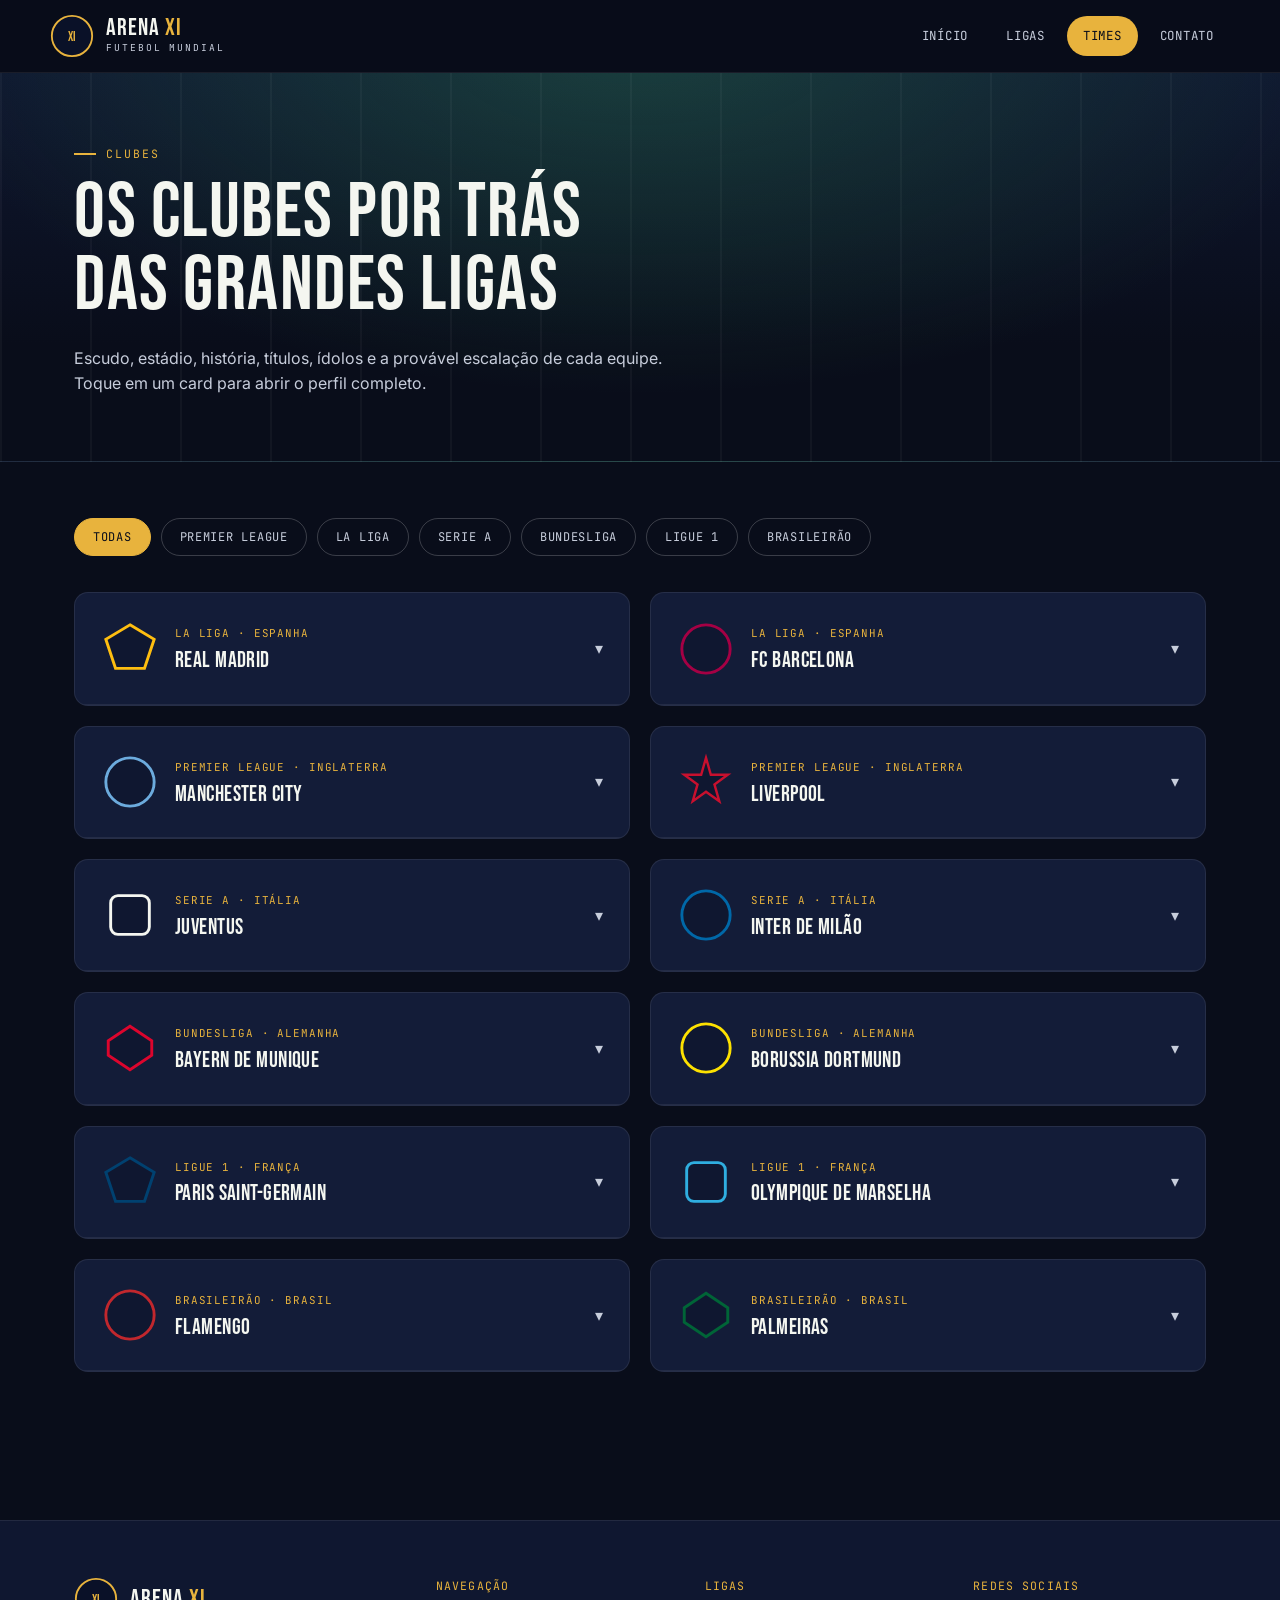
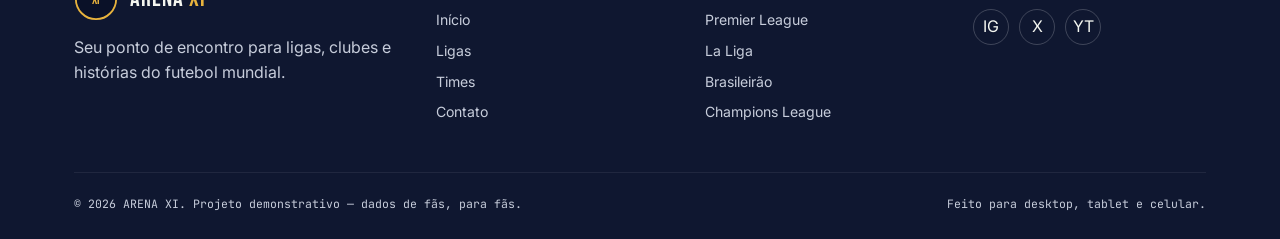
<file: times.html>
<!DOCTYPE html>
<html lang="pt-BR">
<head>
<meta charset="UTF-8">
<meta name="viewport" content="width=device-width, initial-scale=1.0">
<title>Times — ARENA XI</title>
<meta name="description" content="Perfis detalhados dos principais clubes do futebol mundial: história, títulos, ídolos, elenco atual e estádio.">
<link rel="preconnect" href="https://fonts.googleapis.com">
<link href="https://fonts.googleapis.com/css2?family=Bebas+Neue&family=Inter:wght@400;500;600;700;800&family=JetBrains+Mono:wght@400;500;700&display=swap" rel="stylesheet">
<link rel="stylesheet" href="css/style.css">
</head>
<body>

<header class="site">
  <div class="container nav">
    <a href="index.html" class="brand">
      <svg class="brand__mark" viewBox="0 0 48 48" fill="none">
        <circle cx="24" cy="24" r="22" fill="#0A1128" stroke="#E8B33D" stroke-width="2"/>
        <text x="24" y="29" text-anchor="middle" font-family="Bebas Neue, sans-serif" font-size="14" fill="#E8B33D">XI</text>
      </svg>
      <span>
        <span class="brand__name">ARENA <em>XI</em></span>
        <span class="brand__tag">Futebol mundial</span>
      </span>
    </a>
    <nav>
      <button class="nav__toggle" aria-label="Abrir menu" aria-expanded="false">☰</button>
      <div class="nav__links">
        <a href="index.html">Início</a>
        <a href="ligas.html">Ligas</a>
        <a href="times.html">Times</a>
        <a href="contato.html">Contato</a>
      </div>
    </nav>
  </div>
</header>

<main>
  <section class="page-hero pitch-bg">
    <div class="container">
      <span class="eyebrow">Clubes</span>
      <h1>Os clubes por trás<br>das grandes ligas</h1>
      <p>Escudo, estádio, história, títulos, ídolos e a provável escalação de cada equipe. Toque em um card para abrir o perfil completo.</p>
    </div>
  </section>

  <section style="padding-top:56px;">
    <div class="container">

      <div class="filters reveal">
        <button class="filter-btn active" data-filter="todas">Todas</button>
        <button class="filter-btn" data-filter="premier">Premier League</button>
        <button class="filter-btn" data-filter="laliga">La Liga</button>
        <button class="filter-btn" data-filter="seriea">Serie A</button>
        <button class="filter-btn" data-filter="bundesliga">Bundesliga</button>
        <button class="filter-btn" data-filter="ligue1">Ligue 1</button>
        <button class="filter-btn" data-filter="brasileirao">Brasileirão</button>
      </div>

      <div class="grid grid--2" style="gap:20px;">

        <!-- REAL MADRID -->
        <article class="team-card reveal" id="real-madrid" data-league="laliga">
          <div class="team-card__top">
            <svg class="team-card__crest" viewBox="0 0 24 24"><path d="M12 2 L22 8 L18 20 L6 20 L2 8 Z" fill="#0F1730" stroke="#FEBE10" stroke-width="1.2"/></svg>
            <div>
              <small>La Liga · Espanha</small>
              <h3 style="margin:0;">Real Madrid</h3>
            </div>
            <span class="chev">▾</span>
          </div>
          <div class="team-card__body">
            <div class="team-card__inner">
              <div>
                <div class="info-list">
                  <div><b>Fundação</b>1902</div>
                  <div><b>Cidade</b>Madri, Espanha</div>
                  <div><b>Estádio</b>Santiago Bernabéu</div>
                  <div><b>Técnico</b>Xabi Alonso</div>
                </div>
                <p>Um dos clubes mais vitoriosos da história do futebol mundial, o Real Madrid é o maior campeão da Champions League / Copa dos Campeões da Europa. Símbolo de tradição e grandes contratações, o clube alterna gerações de craques mantendo-se sempre entre os favoritos ao título nas competições que disputa.</p>
                <h4 style="font-family:var(--mono);font-size:.7rem;text-transform:uppercase;letter-spacing:.1em;color:var(--gold);">Principais títulos</h4>
                <div class="tag-list"><span class="tag-pill">15x Champions League</span><span class="tag-pill">36x La Liga</span><span class="tag-pill">20x Copa do Rei</span></div>
                <h4 style="font-family:var(--mono);font-size:.7rem;text-transform:uppercase;letter-spacing:.1em;color:var(--gold);">Ídolos históricos</h4>
                <div class="tag-list"><span class="tag-pill">Alfredo Di Stéfano</span><span class="tag-pill">Raúl</span><span class="tag-pill">Cristiano Ronaldo</span><span class="tag-pill">Iker Casillas</span></div>
                <h4 style="font-family:var(--mono);font-size:.7rem;text-transform:uppercase;letter-spacing:.1em;color:var(--gold);">Elenco atual (destaques)</h4>
                <div class="tag-list"><span class="tag-pill">Kylian Mbappé</span><span class="tag-pill">Jude Bellingham</span><span class="tag-pill">Vinícius Júnior</span><span class="tag-pill">Thibaut Courtois</span></div>
              </div>
              <div>
                <div class="lineup">
                  <span class="meta" style="display:block;text-align:center;margin-bottom:8px;">Provável escalação (exemplo · 4-3-3)</span>
                  <div class="row"><div class="player"><b>1</b>Courtois</div></div>
                  <div class="row"><div class="player"><b>4</b>Alaba</div><div class="player"><b>2</b>Carvajal</div><div class="player"><b>3</b>Militão</div><div class="player"><b>23</b>Mendy</div></div>
                  <div class="row"><div class="player"><b>15</b>Tchouaméni</div><div class="player"><b>5</b>Bellingham</div><div class="player"><b>19</b>Camavinga</div></div>
                  <div class="row"><div class="player"><b>7</b>Vini Jr.</div><div class="player"><b>9</b>Mbappé</div><div class="player"><b>11</b>Rodrygo</div></div>
                </div>
                <div class="stadium-strip"><span>🏟️ Santiago Bernabéu · 78.297 lugares</span></div>
              </div>
            </div>
          </div>
        </article>

        <!-- BARCELONA -->
        <article class="team-card reveal" id="barcelona" data-league="laliga">
          <div class="team-card__top">
            <svg class="team-card__crest" viewBox="0 0 24 24"><circle cx="12" cy="12" r="10" fill="#0F1730" stroke="#A50044" stroke-width="1.2"/></svg>
            <div>
              <small>La Liga · Espanha</small>
              <h3 style="margin:0;">FC Barcelona</h3>
            </div>
            <span class="chev">▾</span>
          </div>
          <div class="team-card__body">
            <div class="team-card__inner">
              <div>
                <div class="info-list">
                  <div><b>Fundação</b>1899</div>
                  <div><b>Cidade</b>Barcelona, Espanha</div>
                  <div><b>Estádio</b>Camp Nou (Spotify Camp Nou)</div>
                  <div><b>Técnico</b>Hansi Flick</div>
                </div>
                <p>Conhecido pelo lema "Mais que um clube", o Barcelona é referência mundial em futebol de posse de bola, tendo consolidado o estilo conhecido como "tiki-taka" e revelado alguns dos maiores craques da história através de sua tradicional academia, La Masia.</p>
                <h4 style="font-family:var(--mono);font-size:.7rem;text-transform:uppercase;letter-spacing:.1em;color:var(--gold);">Principais títulos</h4>
                <div class="tag-list"><span class="tag-pill">5x Champions League</span><span class="tag-pill">27x La Liga</span><span class="tag-pill">31x Copa do Rei</span></div>
                <h4 style="font-family:var(--mono);font-size:.7rem;text-transform:uppercase;letter-spacing:.1em;color:var(--gold);">Ídolos históricos</h4>
                <div class="tag-list"><span class="tag-pill">Lionel Messi</span><span class="tag-pill">Johan Cruyff</span><span class="tag-pill">Ronaldinho</span><span class="tag-pill">Xavi</span></div>
                <h4 style="font-family:var(--mono);font-size:.7rem;text-transform:uppercase;letter-spacing:.1em;color:var(--gold);">Elenco atual (destaques)</h4>
                <div class="tag-list"><span class="tag-pill">Lamine Yamal</span><span class="tag-pill">Robert Lewandowski</span><span class="tag-pill">Pedri</span><span class="tag-pill">Raphinha</span></div>
              </div>
              <div>
                <div class="lineup">
                  <span class="meta" style="display:block;text-align:center;margin-bottom:8px;">Provável escalação (exemplo · 4-3-3)</span>
                  <div class="row"><div class="player"><b>1</b>Ter Stegen</div></div>
                  <div class="row"><div class="player"><b>3</b>Balde</div><div class="player"><b>2</b>Koundé</div><div class="player"><b>5</b>Araújo</div><div class="player"><b>23</b>Kounde</div></div>
                  <div class="row"><div class="player"><b>21</b>De Jong</div><div class="player"><b>8</b>Pedri</div><div class="player"><b>6</b>Gavi</div></div>
                  <div class="row"><div class="player"><b>11</b>Raphinha</div><div class="player"><b>9</b>Lewandowski</div><div class="player"><b>19</b>Yamal</div></div>
                </div>
                <div class="stadium-strip"><span>🏟️ Camp Nou · +48.000 lugares (em reforma)</span></div>
              </div>
            </div>
          </div>
        </article>

        <!-- MANCHESTER CITY -->
        <article class="team-card reveal" id="man-city" data-league="premier">
          <div class="team-card__top">
            <svg class="team-card__crest" viewBox="0 0 24 24"><circle cx="12" cy="12" r="10" fill="#0F1730" stroke="#6CABDD" stroke-width="1.2"/></svg>
            <div>
              <small>Premier League · Inglaterra</small>
              <h3 style="margin:0;">Manchester City</h3>
            </div>
            <span class="chev">▾</span>
          </div>
          <div class="team-card__body">
            <div class="team-card__inner">
              <div>
                <div class="info-list">
                  <div><b>Fundação</b>1880</div>
                  <div><b>Cidade</b>Manchester, Inglaterra</div>
                  <div><b>Estádio</b>Etihad Stadium</div>
                  <div><b>Técnico</b>Pep Guardiola</div>
                </div>
                <p>Transformado numa das maiores potências do futebol europeu na última década, o City construiu sua identidade em torno de um futebol de posse e movimentação constante, sendo hexacampeão nacional recente e campeão da Champions League em 2023.</p>
                <h4 style="font-family:var(--mono);font-size:.7rem;text-transform:uppercase;letter-spacing:.1em;color:var(--gold);">Principais títulos</h4>
                <div class="tag-list"><span class="tag-pill">1x Champions League</span><span class="tag-pill">10x Premier League</span><span class="tag-pill">7x FA Cup</span></div>
                <h4 style="font-family:var(--mono);font-size:.7rem;text-transform:uppercase;letter-spacing:.1em;color:var(--gold);">Ídolos históricos</h4>
                <div class="tag-list"><span class="tag-pill">Sergio Agüero</span><span class="tag-pill">David Silva</span><span class="tag-pill">Vincent Kompany</span></div>
                <h4 style="font-family:var(--mono);font-size:.7rem;text-transform:uppercase;letter-spacing:.1em;color:var(--gold);">Elenco atual (destaques)</h4>
                <div class="tag-list"><span class="tag-pill">Erling Haaland</span><span class="tag-pill">Rodri</span><span class="tag-pill">Phil Foden</span><span class="tag-pill">Ederson</span></div>
              </div>
              <div>
                <div class="lineup">
                  <span class="meta" style="display:block;text-align:center;margin-bottom:8px;">Provável escalação (exemplo · 4-2-3-1)</span>
                  <div class="row"><div class="player"><b>31</b>Ederson</div></div>
                  <div class="row"><div class="player"><b>3</b>Gvardiol</div><div class="player"><b>5</b>Dias</div><div class="player"><b>6</b>Stones</div><div class="player"><b>2</b>Walker</div></div>
                  <div class="row"><div class="player"><b>16</b>Rodri</div><div class="player"><b>8</b>Gündoğan</div></div>
                  <div class="row"><div class="player"><b>11</b>Doku</div><div class="player"><b>47</b>Foden</div><div class="player"><b>9</b>Haaland</div></div>
                </div>
                <div class="stadium-strip"><span>🏟️ Etihad Stadium · 53.400 lugares</span></div>
              </div>
            </div>
          </div>
        </article>

        <!-- LIVERPOOL -->
        <article class="team-card reveal" id="liverpool" data-league="premier">
          <div class="team-card__top">
            <svg class="team-card__crest" viewBox="0 0 24 24"><path d="M12 2 L14 9 L21 9 L15.5 13 L17.5 20 L12 16 L6.5 20 L8.5 13 L3 9 L10 9 Z" fill="#0F1730" stroke="#C8102E" stroke-width="1"/></svg>
            <div>
              <small>Premier League · Inglaterra</small>
              <h3 style="margin:0;">Liverpool</h3>
            </div>
            <span class="chev">▾</span>
          </div>
          <div class="team-card__body">
            <div class="team-card__inner">
              <div>
                <div class="info-list">
                  <div><b>Fundação</b>1892</div>
                  <div><b>Cidade</b>Liverpool, Inglaterra</div>
                  <div><b>Estádio</b>Anfield</div>
                  <div><b>Técnico</b>Arne Slot</div>
                </div>
                <p>Um dos clubes mais tradicionais da Inglaterra, o Liverpool é conhecido pela atmosfera de Anfield e pelo hino "You'll Never Walk Alone", cantado pela torcida antes de cada partida. É um dos maiores campeões europeus da história do país.</p>
                <h4 style="font-family:var(--mono);font-size:.7rem;text-transform:uppercase;letter-spacing:.1em;color:var(--gold);">Principais títulos</h4>
                <div class="tag-list"><span class="tag-pill">6x Champions League</span><span class="tag-pill">19x Premier/1ª divisão</span><span class="tag-pill">8x FA Cup</span></div>
                <h4 style="font-family:var(--mono);font-size:.7rem;text-transform:uppercase;letter-spacing:.1em;color:var(--gold);">Ídolos históricos</h4>
                <div class="tag-list"><span class="tag-pill">Steven Gerrard</span><span class="tag-pill">Kenny Dalglish</span><span class="tag-pill">Mohamed Salah</span></div>
                <h4 style="font-family:var(--mono);font-size:.7rem;text-transform:uppercase;letter-spacing:.1em;color:var(--gold);">Elenco atual (destaques)</h4>
                <div class="tag-list"><span class="tag-pill">Mohamed Salah</span><span class="tag-pill">Virgil van Dijk</span><span class="tag-pill">Alisson</span><span class="tag-pill">Alexis Mac Allister</span></div>
              </div>
              <div>
                <div class="lineup">
                  <span class="meta" style="display:block;text-align:center;margin-bottom:8px;">Provável escalação (exemplo · 4-3-3)</span>
                  <div class="row"><div class="player"><b>1</b>Alisson</div></div>
                  <div class="row"><div class="player"><b>66</b>Alexander-Arnold</div><div class="player"><b>4</b>Van Dijk</div><div class="player"><b>5</b>Konaté</div><div class="player"><b>26</b>Robertson</div></div>
                  <div class="row"><div class="player"><b>3</b>Mac Allister</div><div class="player"><b>38</b>Gravenberch</div><div class="player"><b>10</b>Szoboszlai</div></div>
                  <div class="row"><div class="player"><b>11</b>Salah</div><div class="player"><b>9</b>Núñez</div><div class="player"><b>7</b>Díaz</div></div>
                </div>
                <div class="stadium-strip"><span>🏟️ Anfield · 61.000 lugares</span></div>
              </div>
            </div>
          </div>
        </article>

        <!-- JUVENTUS -->
        <article class="team-card reveal" id="juventus" data-league="seriea">
          <div class="team-card__top">
            <svg class="team-card__crest" viewBox="0 0 24 24"><rect x="4" y="4" width="16" height="16" rx="3" fill="#0F1730" stroke="#F4F6F0" stroke-width="1.2"/></svg>
            <div>
              <small>Serie A · Itália</small>
              <h3 style="margin:0;">Juventus</h3>
            </div>
            <span class="chev">▾</span>
          </div>
          <div class="team-card__body">
            <div class="team-card__inner">
              <div>
                <div class="info-list">
                  <div><b>Fundação</b>1897</div>
                  <div><b>Cidade</b>Turim, Itália</div>
                  <div><b>Estádio</b>Allianz Stadium</div>
                  <div><b>Técnico</b>Igor Tudor</div>
                </div>
                <p>Maior campeã italiana, a "Velha Senhora" é conhecida pela tradicional camisa listrada em preto e branco e por um dos elencos mais vitoriosos da história do país, além de protagonizar o histórico Derby d'Italia contra a Inter de Milão.</p>
                <h4 style="font-family:var(--mono);font-size:.7rem;text-transform:uppercase;letter-spacing:.1em;color:var(--gold);">Principais títulos</h4>
                <div class="tag-list"><span class="tag-pill">2x Champions/Copa dos Campeões</span><span class="tag-pill">36x Serie A</span><span class="tag-pill">15x Coppa Italia</span></div>
                <h4 style="font-family:var(--mono);font-size:.7rem;text-transform:uppercase;letter-spacing:.1em;color:var(--gold);">Ídolos históricos</h4>
                <div class="tag-list"><span class="tag-pill">Alessandro Del Piero</span><span class="tag-pill">Gianluigi Buffon</span><span class="tag-pill">Michel Platini</span></div>
                <h4 style="font-family:var(--mono);font-size:.7rem;text-transform:uppercase;letter-spacing:.1em;color:var(--gold);">Elenco atual (destaques)</h4>
                <div class="tag-list"><span class="tag-pill">Dušan Vlahović</span><span class="tag-pill">Kenan Yıldız</span><span class="tag-pill">Manuel Locatelli</span></div>
              </div>
              <div>
                <div class="lineup">
                  <span class="meta" style="display:block;text-align:center;margin-bottom:8px;">Provável escalação (exemplo · 3-5-2)</span>
                  <div class="row"><div class="player"><b>1</b>Di Gregorio</div></div>
                  <div class="row"><div class="player"><b>4</b>Gatti</div><div class="player"><b>15</b>Kalulu</div><div class="player"><b>6</b>Kelly</div></div>
                  <div class="row"><div class="player"><b>27</b>Weah</div><div class="player"><b>5</b>Locatelli</div><div class="player"><b>10</b>Yıldız</div></div>
                  <div class="row"><div class="player"><b>9</b>Vlahović</div><div class="player"><b>16</b>Conceição</div></div>
                </div>
                <div class="stadium-strip"><span>🏟️ Allianz Stadium · 41.507 lugares</span></div>
              </div>
            </div>
          </div>
        </article>

        <!-- INTER DE MILÃO -->
        <article class="team-card reveal" id="inter" data-league="seriea">
          <div class="team-card__top">
            <svg class="team-card__crest" viewBox="0 0 24 24"><circle cx="12" cy="12" r="10" fill="#0F1730" stroke="#0068A8" stroke-width="1.2"/></svg>
            <div>
              <small>Serie A · Itália</small>
              <h3 style="margin:0;">Inter de Milão</h3>
            </div>
            <span class="chev">▾</span>
          </div>
          <div class="team-card__body">
            <div class="team-card__inner">
              <div>
                <div class="info-list">
                  <div><b>Fundação</b>1908</div>
                  <div><b>Cidade</b>Milão, Itália</div>
                  <div><b>Estádio</b>San Siro (Giuseppe Meazza)</div>
                  <div><b>Técnico</b>Cristian Chivu</div>
                </div>
                <p>Um dos dois grandes clubes de Milão, a Internazionale nunca foi rebaixada à segunda divisão italiana e é reconhecida por temporadas de forte consistência, incluindo finais recentes da Champions League e títulos nacionais no país.</p>
                <h4 style="font-family:var(--mono);font-size:.7rem;text-transform:uppercase;letter-spacing:.1em;color:var(--gold);">Principais títulos</h4>
                <div class="tag-list"><span class="tag-pill">3x Champions/Copa dos Campeões</span><span class="tag-pill">20x Serie A</span><span class="tag-pill">9x Coppa Italia</span></div>
                <h4 style="font-family:var(--mono);font-size:.7rem;text-transform:uppercase;letter-spacing:.1em;color:var(--gold);">Ídolos históricos</h4>
                <div class="tag-list"><span class="tag-pill">Javier Zanetti</span><span class="tag-pill">Ronaldo Fenômeno</span><span class="tag-pill">Giuseppe Meazza</span></div>
                <h4 style="font-family:var(--mono);font-size:.7rem;text-transform:uppercase;letter-spacing:.1em;color:var(--gold);">Elenco atual (destaques)</h4>
                <div class="tag-list"><span class="tag-pill">Lautaro Martínez</span><span class="tag-pill">Nicolò Barella</span><span class="tag-pill">Yann Sommer</span></div>
              </div>
              <div>
                <div class="lineup">
                  <span class="meta" style="display:block;text-align:center;margin-bottom:8px;">Provável escalação (exemplo · 3-5-2)</span>
                  <div class="row"><div class="player"><b>1</b>Sommer</div></div>
                  <div class="row"><div class="player"><b>95</b>Bastoni</div><div class="player"><b>6</b>de Vrij</div><div class="player"><b>15</b>Acerbi</div></div>
                  <div class="row"><div class="player"><b>32</b>Dimarco</div><div class="player"><b>5</b>Barella</div><div class="player"><b>20</b>Çalhanoğlu</div><div class="player"><b>22</b>Dumfries</div></div>
                  <div class="row"><div class="player"><b>10</b>Lautaro</div><div class="player"><b>9</b>Thuram</div></div>
                </div>
                <div class="stadium-strip"><span>🏟️ San Siro · 75.923 lugares</span></div>
              </div>
            </div>
          </div>
        </article>

        <!-- BAYERN DE MUNIQUE -->
        <article class="team-card reveal" id="bayern" data-league="bundesliga">
          <div class="team-card__top">
            <svg class="team-card__crest" viewBox="0 0 24 24"><polygon points="12,3 21,9 21,15 12,21 3,15 3,9" fill="#0F1730" stroke="#DC052D" stroke-width="1.2"/></svg>
            <div>
              <small>Bundesliga · Alemanha</small>
              <h3 style="margin:0;">Bayern de Munique</h3>
            </div>
            <span class="chev">▾</span>
          </div>
          <div class="team-card__body">
            <div class="team-card__inner">
              <div>
                <div class="info-list">
                  <div><b>Fundação</b>1900</div>
                  <div><b>Cidade</b>Munique, Alemanha</div>
                  <div><b>Estádio</b>Allianz Arena</div>
                  <div><b>Técnico</b>Vincent Kompany</div>
                </div>
                <p>Clube mais vitorioso da Alemanha, o Bayern domina a Bundesliga há mais de uma década e figura constantemente entre os favoritos ao título europeu, sustentado por uma base sólida de formação e grandes contratações internacionais.</p>
                <h4 style="font-family:var(--mono);font-size:.7rem;text-transform:uppercase;letter-spacing:.1em;color:var(--gold);">Principais títulos</h4>
                <div class="tag-list"><span class="tag-pill">6x Champions League</span><span class="tag-pill">34x Bundesliga</span><span class="tag-pill">20x Copa da Alemanha</span></div>
                <h4 style="font-family:var(--mono);font-size:.7rem;text-transform:uppercase;letter-spacing:.1em;color:var(--gold);">Ídolos históricos</h4>
                <div class="tag-list"><span class="tag-pill">Franz Beckenbauer</span><span class="tag-pill">Gerd Müller</span><span class="tag-pill">Philipp Lahm</span></div>
                <h4 style="font-family:var(--mono);font-size:.7rem;text-transform:uppercase;letter-spacing:.1em;color:var(--gold);">Elenco atual (destaques)</h4>
                <div class="tag-list"><span class="tag-pill">Harry Kane</span><span class="tag-pill">Jamal Musiala</span><span class="tag-pill">Manuel Neuer</span></div>
              </div>
              <div>
                <div class="lineup">
                  <span class="meta" style="display:block;text-align:center;margin-bottom:8px;">Provável escalação (exemplo · 4-2-3-1)</span>
                  <div class="row"><div class="player"><b>1</b>Neuer</div></div>
                  <div class="row"><div class="player"><b>19</b>Davies</div><div class="player"><b>4</b>Upamecano</div><div class="player"><b>2</b>Dier</div><div class="player"><b>22</b>Laimer</div></div>
                  <div class="row"><div class="player"><b>6</b>Kimmich</div><div class="player"><b>42</b>Musiala</div></div>
                  <div class="row"><div class="player"><b>10</b>Coman</div><div class="player"><b>9</b>Kane</div><div class="player"><b>7</b>Gnabry</div></div>
                </div>
                <div class="stadium-strip"><span>🏟️ Allianz Arena · 75.000 lugares</span></div>
              </div>
            </div>
          </div>
        </article>

        <!-- BORUSSIA DORTMUND -->
        <article class="team-card reveal" id="dortmund" data-league="bundesliga">
          <div class="team-card__top">
            <svg class="team-card__crest" viewBox="0 0 24 24"><circle cx="12" cy="12" r="10" fill="#0F1730" stroke="#FDE100" stroke-width="1.2"/></svg>
            <div>
              <small>Bundesliga · Alemanha</small>
              <h3 style="margin:0;">Borussia Dortmund</h3>
            </div>
            <span class="chev">▾</span>
          </div>
          <div class="team-card__body">
            <div class="team-card__inner">
              <div>
                <div class="info-list">
                  <div><b>Fundação</b>1909</div>
                  <div><b>Cidade</b>Dortmund, Alemanha</div>
                  <div><b>Estádio</b>Signal Iduna Park</div>
                  <div><b>Técnico</b>Niko Kovač</div>
                </div>
                <p>Famoso pela "Muralha Amarela", a maior arquibancada de torcida única da Europa, o Dortmund é reconhecido por revelar jovens talentos e por um futebol intenso e ofensivo que já lhe rendeu títulos nacionais e europeus.</p>
                <h4 style="font-family:var(--mono);font-size:.7rem;text-transform:uppercase;letter-spacing:.1em;color:var(--gold);">Principais títulos</h4>
                <div class="tag-list"><span class="tag-pill">1x Champions League</span><span class="tag-pill">8x Bundesliga</span><span class="tag-pill">5x Copa da Alemanha</span></div>
                <h4 style="font-family:var(--mono);font-size:.7rem;text-transform:uppercase;letter-spacing:.1em;color:var(--gold);">Ídolos históricos</h4>
                <div class="tag-list"><span class="tag-pill">Michael Zorc</span><span class="tag-pill">Marco Reus</span><span class="tag-pill">Matthias Sammer</span></div>
                <h4 style="font-family:var(--mono);font-size:.7rem;text-transform:uppercase;letter-spacing:.1em;color:var(--gold);">Elenco atual (destaques)</h4>
                <div class="tag-list"><span class="tag-pill">Karim Adeyemi</span><span class="tag-pill">Serhou Guirassy</span><span class="tag-pill">Gregor Kobel</span></div>
              </div>
              <div>
                <div class="lineup">
                  <span class="meta" style="display:block;text-align:center;margin-bottom:8px;">Provável escalação (exemplo · 4-2-3-1)</span>
                  <div class="row"><div class="player"><b>1</b>Kobel</div></div>
                  <div class="row"><div class="player"><b>17</b>Bensebaini</div><div class="player"><b>4</b>Anton</div><div class="player"><b>25</b>Schlotterbeck</div><div class="player"><b>2</b>Ryerson</div></div>
                  <div class="row"><div class="player"><b>21</b>Nmecha</div><div class="player"><b>19</b>Groß</div></div>
                  <div class="row"><div class="player"><b>27</b>Adeyemi</div><div class="player"><b>9</b>Guirassy</div><div class="player"><b>43</b>Brandt</div></div>
                </div>
                <div class="stadium-strip"><span>🏟️ Signal Iduna Park · 81.365 lugares</span></div>
              </div>
            </div>
          </div>
        </article>

        <!-- PSG -->
        <article class="team-card reveal" id="psg" data-league="ligue1">
          <div class="team-card__top">
            <svg class="team-card__crest" viewBox="0 0 24 24"><path d="M12 2 22 8 18 20 6 20 2 8Z" fill="#0F1730" stroke="#004170" stroke-width="1.2"/></svg>
            <div>
              <small>Ligue 1 · França</small>
              <h3 style="margin:0;">Paris Saint-Germain</h3>
            </div>
            <span class="chev">▾</span>
          </div>
          <div class="team-card__body">
            <div class="team-card__inner">
              <div>
                <div class="info-list">
                  <div><b>Fundação</b>1970</div>
                  <div><b>Cidade</b>Paris, França</div>
                  <div><b>Estádio</b>Parc des Princes</div>
                  <div><b>Técnico</b>Luis Enrique</div>
                </div>
                <p>Principal força da Ligue 1 nas últimas décadas, o PSG se tornou uma potência global após grandes investimentos, reunindo elencos estrelados e conquistando, enfim, seu primeiro título de Champions League.</p>
                <h4 style="font-family:var(--mono);font-size:.7rem;text-transform:uppercase;letter-spacing:.1em;color:var(--gold);">Principais títulos</h4>
                <div class="tag-list"><span class="tag-pill">1x Champions League</span><span class="tag-pill">13x Ligue 1</span><span class="tag-pill">15x Copa da França</span></div>
                <h4 style="font-family:var(--mono);font-size:.7rem;text-transform:uppercase;letter-spacing:.1em;color:var(--gold);">Ídolos históricos</h4>
                <div class="tag-list"><span class="tag-pill">Zlatan Ibrahimović</span><span class="tag-pill">Thiago Silva</span><span class="tag-pill">Marco Verratti</span></div>
                <h4 style="font-family:var(--mono);font-size:.7rem;text-transform:uppercase;letter-spacing:.1em;color:var(--gold);">Elenco atual (destaques)</h4>
                <div class="tag-list"><span class="tag-pill">Ousmane Dembélé</span><span class="tag-pill">Vitinha</span><span class="tag-pill">Gianluigi Donnarumma</span></div>
              </div>
              <div>
                <div class="lineup">
                  <span class="meta" style="display:block;text-align:center;margin-bottom:8px;">Provável escalação (exemplo · 4-3-3)</span>
                  <div class="row"><div class="player"><b>1</b>Donnarumma</div></div>
                  <div class="row"><div class="player"><b>25</b>Mendes</div><div class="player"><b>4</b>Pacho</div><div class="player"><b>2</b>Marquinhos</div><div class="player"><b>3</b>Hakimi</div></div>
                  <div class="row"><div class="player"><b>17</b>Vitinha</div><div class="player"><b>5</b>Zaïre-Emery</div><div class="player"><b>6</b>Ruiz</div></div>
                  <div class="row"><div class="player"><b>10</b>Dembélé</div><div class="player"><b>7</b>Barcola</div><div class="player"><b>29</b>Doué</div></div>
                </div>
                <div class="stadium-strip"><span>🏟️ Parc des Princes · 47.929 lugares</span></div>
              </div>
            </div>
          </div>
        </article>

        <!-- OLYMPIQUE DE MARSELHA -->
        <article class="team-card reveal" id="marselha" data-league="ligue1">
          <div class="team-card__top">
            <svg class="team-card__crest" viewBox="0 0 24 24"><rect x="4" y="4" width="16" height="16" rx="3" fill="#0F1730" stroke="#2FAEE0" stroke-width="1.2"/></svg>
            <div>
              <small>Ligue 1 · França</small>
              <h3 style="margin:0;">Olympique de Marselha</h3>
            </div>
            <span class="chev">▾</span>
          </div>
          <div class="team-card__body">
            <div class="team-card__inner">
              <div>
                <div class="info-list">
                  <div><b>Fundação</b>1899</div>
                  <div><b>Cidade</b>Marselha, França</div>
                  <div><b>Estádio</b>Stade Vélodrome</div>
                  <div><b>Técnico</b>Roberto De Zerbi</div>
                </div>
                <p>Único clube francês campeão da Champions League, o Marselha carrega uma das torcidas mais apaixonadas do país e mantém forte rivalidade histórica com o PSG no clássico "Le Classique".</p>
                <h4 style="font-family:var(--mono);font-size:.7rem;text-transform:uppercase;letter-spacing:.1em;color:var(--gold);">Principais títulos</h4>
                <div class="tag-list"><span class="tag-pill">1x Champions League</span><span class="tag-pill">10x Ligue 1</span><span class="tag-pill">10x Copa da França</span></div>
                <h4 style="font-family:var(--mono);font-size:.7rem;text-transform:uppercase;letter-spacing:.1em;color:var(--gold);">Ídolos históricos</h4>
                <div class="tag-list"><span class="tag-pill">Didier Drogba</span><span class="tag-pill">Jean-Pierre Papin</span></div>
                <h4 style="font-family:var(--mono);font-size:.7rem;text-transform:uppercase;letter-spacing:.1em;color:var(--gold);">Elenco atual (destaques)</h4>
                <div class="tag-list"><span class="tag-pill">Mason Greenwood</span><span class="tag-pill">Pierre-Emerick Aubameyang</span></div>
              </div>
              <div>
                <div class="lineup">
                  <span class="meta" style="display:block;text-align:center;margin-bottom:8px;">Provável escalação (exemplo · 4-3-3)</span>
                  <div class="row"><div class="player"><b>16</b>Rulli</div></div>
                  <div class="row"><div class="player"><b>3</b>Nadir</div><div class="player"><b>4</b>Balerdi</div><div class="player"><b>26</b>Medina</div><div class="player"><b>2</b>Murillo</div></div>
                  <div class="row"><div class="player"><b>8</b>Höjbjerg</div><div class="player"><b>6</b>Bilal</div><div class="player"><b>29</b>Vermeeren</div></div>
                  <div class="row"><div class="player"><b>7</b>Greenwood</div><div class="player"><b>9</b>Aubameyang</div><div class="player"><b>11</b>O'Riley</div></div>
                </div>
                <div class="stadium-strip"><span>🏟️ Stade Vélodrome · 67.394 lugares</span></div>
              </div>
            </div>
          </div>
        </article>

        <!-- FLAMENGO -->
        <article class="team-card reveal" id="flamengo" data-league="brasileirao">
          <div class="team-card__top">
            <svg class="team-card__crest" viewBox="0 0 24 24"><circle cx="12" cy="12" r="10" fill="#0F1730" stroke="#C1272D" stroke-width="1.2"/></svg>
            <div>
              <small>Brasileirão · Brasil</small>
              <h3 style="margin:0;">Flamengo</h3>
            </div>
            <span class="chev">▾</span>
          </div>
          <div class="team-card__body">
            <div class="team-card__inner">
              <div>
                <div class="info-list">
                  <div><b>Fundação</b>1895</div>
                  <div><b>Cidade</b>Rio de Janeiro, Brasil</div>
                  <div><b>Estádio</b>Maracanã (mandante)</div>
                  <div><b>Técnico</b>Filipe Luís</div>
                </div>
                <p>Dono da maior torcida do Brasil, o Flamengo viveu seu auge internacional em 1981, ao conquistar a Copa Libertadores e o Mundial de Clubes, e segue como uma das forças mais consistentes do futebol brasileiro nas últimas temporadas.</p>
                <h4 style="font-family:var(--mono);font-size:.7rem;text-transform:uppercase;letter-spacing:.1em;color:var(--gold);">Principais títulos</h4>
                <div class="tag-list"><span class="tag-pill">3x Copa Libertadores</span><span class="tag-pill">8x Brasileirão</span><span class="tag-pill">1x Mundial de Clubes</span></div>
                <h4 style="font-family:var(--mono);font-size:.7rem;text-transform:uppercase;letter-spacing:.1em;color:var(--gold);">Ídolos históricos</h4>
                <div class="tag-list"><span class="tag-pill">Zico</span><span class="tag-pill">Júnior</span><span class="tag-pill">Zagallo</span></div>
                <h4 style="font-family:var(--mono);font-size:.7rem;text-transform:uppercase;letter-spacing:.1em;color:var(--gold);">Elenco atual (destaques)</h4>
                <div class="tag-list"><span class="tag-pill">Gerson</span><span class="tag-pill">Bruno Henrique</span><span class="tag-pill">Rossi</span></div>
              </div>
              <div>
                <div class="lineup">
                  <span class="meta" style="display:block;text-align:center;margin-bottom:8px;">Provável escalação (exemplo · 4-3-3)</span>
                  <div class="row"><div class="player"><b>1</b>Rossi</div></div>
                  <div class="row"><div class="player"><b>6</b>Ayrton Lucas</div><div class="player"><b>4</b>Léo Pereira</div><div class="player"><b>3</b>Danilo</div><div class="player"><b>2</b>Wesley</div></div>
                  <div class="row"><div class="player"><b>5</b>Erick Pulgar</div><div class="player"><b>8</b>Gerson</div><div class="player"><b>10</b>Arrascaeta</div></div>
                  <div class="row"><div class="player"><b>27</b>B. Henrique</div><div class="player"><b>9</b>Pedro</div><div class="player"><b>11</b>Luiz Araújo</div></div>
                </div>
                <div class="stadium-strip"><span>🏟️ Maracanã · 78.838 lugares</span></div>
              </div>
            </div>
          </div>
        </article>

        <!-- PALMEIRAS -->
        <article class="team-card reveal" id="palmeiras" data-league="brasileirao">
          <div class="team-card__top">
            <svg class="team-card__crest" viewBox="0 0 24 24"><polygon points="12,3 21,9 21,15 12,21 3,15 3,9" fill="#0F1730" stroke="#006437" stroke-width="1.2"/></svg>
            <div>
              <small>Brasileirão · Brasil</small>
              <h3 style="margin:0;">Palmeiras</h3>
            </div>
            <span class="chev">▾</span>
          </div>
          <div class="team-card__body">
            <div class="team-card__inner">
              <div>
                <div class="info-list">
                  <div><b>Fundação</b>1914</div>
                  <div><b>Cidade</b>São Paulo, Brasil</div>
                  <div><b>Estádio</b>Allianz Parque</div>
                  <div><b>Técnico</b>Abel Ferreira</div>
                </div>
                <p>Maior campeão do futebol brasileiro, o Palmeiras viveu uma nova era vitoriosa a partir de 2020, somando títulos nacionais e continentais sob comando do técnico português Abel Ferreira, consolidando uma das gestões mais duradouras do futebol atual.</p>
                <h4 style="font-family:var(--mono);font-size:.7rem;text-transform:uppercase;letter-spacing:.1em;color:var(--gold);">Principais títulos</h4>
                <div class="tag-list"><span class="tag-pill">3x Copa Libertadores</span><span class="tag-pill">12x Brasileirão</span><span class="tag-pill">1x Recopa Sul-Americana</span></div>
                <h4 style="font-family:var(--mono);font-size:.7rem;text-transform:uppercase;letter-spacing:.1em;color:var(--gold);">Ídolos históricos</h4>
                <div class="tag-list"><span class="tag-pill">Ademir da Guia</span><span class="tag-pill">Rivaldo</span><span class="tag-pill">Marcos</span></div>
                <h4 style="font-family:var(--mono);font-size:.7rem;text-transform:uppercase;letter-spacing:.1em;color:var(--gold);">Elenco atual (destaques)</h4>
                <div class="tag-list"><span class="tag-pill">Estêvão</span><span class="tag-pill">Raphael Veiga</span><span class="tag-pill">Weverton</span></div>
              </div>
              <div>
                <div class="lineup">
                  <span class="meta" style="display:block;text-align:center;margin-bottom:8px;">Provável escalação (exemplo · 4-2-3-1)</span>
                  <div class="row"><div class="player"><b>21</b>Weverton</div></div>
                  <div class="row"><div class="player"><b>6</b>Piquerez</div><div class="player"><b>4</b>Gómez</div><div class="player"><b>3</b>Murilo</div><div class="player"><b>2</b>Mayke</div></div>
                  <div class="row"><div class="player"><b>5</b>Aníbal Moreno</div><div class="player"><b>8</b>Richard Ríos</div></div>
                  <div class="row"><div class="player"><b>20</b>Raphael Veiga</div><div class="player"><b>9</b>Flaco López</div><div class="player"><b>41</b>Estêvão</div></div>
                </div>
                <div class="stadium-strip"><span>🏟️ Allianz Parque · 43.713 lugares</span></div>
              </div>
            </div>
          </div>
        </article>

      </div>
    </div>
  </section>
</main>

<footer class="site">
  <div class="container">
    <div class="footer__grid">
      <div>
        <div class="brand" style="margin-bottom:14px;">
          <svg class="brand__mark" viewBox="0 0 48 48" fill="none">
            <circle cx="24" cy="24" r="22" fill="#0A1128" stroke="#E8B33D" stroke-width="2"/>
            <text x="24" y="29" text-anchor="middle" font-family="Bebas Neue, sans-serif" font-size="14" fill="#E8B33D">XI</text>
          </svg>
          <span class="brand__name">ARENA <em>XI</em></span>
        </div>
        <p>Seu ponto de encontro para ligas, clubes e histórias do futebol mundial.</p>
      </div>
      <div>
        <h4>Navegação</h4>
        <ul>
          <li><a href="index.html">Início</a></li>
          <li><a href="ligas.html">Ligas</a></li>
          <li><a href="times.html">Times</a></li>
          <li><a href="contato.html">Contato</a></li>
        </ul>
      </div>
      <div>
        <h4>Ligas</h4>
        <ul>
          <li><a href="ligas.html#premier-league">Premier League</a></li>
          <li><a href="ligas.html#laliga">La Liga</a></li>
          <li><a href="ligas.html#brasileirao">Brasileirão</a></li>
          <li><a href="ligas.html#champions">Champions League</a></li>
        </ul>
      </div>
      <div>
        <h4>Redes sociais</h4>
        <div class="social">
          <a href="contato.html" aria-label="Instagram">IG</a>
          <a href="contato.html" aria-label="X / Twitter">X</a>
          <a href="contato.html" aria-label="YouTube">YT</a>
        </div>
      </div>
    </div>
    <div class="footer__bottom">
      <span>© 2026 ARENA XI. Projeto demonstrativo — dados de fãs, para fãs.</span>
      <span>Feito para desktop, tablet e celular.</span>
    </div>
  </div>
</footer>

<script src="js/main.js"></script>
</body>
</html>
</file>
<file: css/style.css>
/* =========================================================
   ARENA XI — design system
   Paleta: noite de estádio + gramado + ouro de troféu
========================================================= */

:root{
  --night: #090D1A;
  --night-2: #0F1730;
  --panel: #131C38;
  --pitch: #123B26;
  --pitch-2: #1E6B41;
  --pitch-light: #2E8B57;
  --chalk: #F4F6F0;
  --chalk-dim: #C7CDDB;
  --gold: #E8B33D;
  --gold-2: #F6D68A;
  --red: #C1272D;

  --display: "Bebas Neue", "Arial Narrow", sans-serif;
  --body: "Inter", -apple-system, BlinkMacSystemFont, sans-serif;
  --mono: "JetBrains Mono", "Courier New", monospace;

  --radius: 14px;
  --radius-sm: 8px;
  --container: 1180px;
  --shadow: 0 20px 50px -20px rgba(0,0,0,.6);
}

*{box-sizing:border-box;}
html{scroll-behavior:smooth;}
body{
  margin:0;
  background:var(--night);
  color:var(--chalk);
  font-family:var(--body);
  line-height:1.55;
  -webkit-font-smoothing:antialiased;
}
img{max-width:100%;display:block;}
a{color:inherit;text-decoration:none;}
ul{margin:0;padding:0;list-style:none;}
h1,h2,h3,h4{font-family:var(--display);letter-spacing:.02em;margin:0 0 .3em;font-weight:400;}
h1{font-size:clamp(2.6rem,6vw,5rem);line-height:.95;}
h2{font-size:clamp(1.9rem,4vw,2.9rem);line-height:1;}
h3{font-size:1.35rem;}
p{margin:0 0 1em;color:var(--chalk-dim);}
.container{max-width:var(--container);margin:0 auto;padding:0 24px;}
section{padding:88px 0;}
.eyebrow{
  font-family:var(--mono);
  text-transform:uppercase;
  letter-spacing:.18em;
  font-size:.72rem;
  color:var(--gold);
  display:inline-flex;
  align-items:center;
  gap:10px;
  margin-bottom:14px;
}
.eyebrow::before{content:"";width:22px;height:2px;background:var(--gold);display:inline-block;}
:focus-visible{outline:2px solid var(--gold);outline-offset:3px;}
@media (prefers-reduced-motion: reduce){
  *{animation-duration:.001ms !important;animation-iteration-count:1 !important;transition-duration:.001ms !important;scroll-behavior:auto !important;}
}

/* ---------- pitch texture ---------- */
.pitch-bg{
  position:relative;
  background:
    repeating-linear-gradient(90deg, rgba(255,255,255,.035) 0 2px, transparent 2px 90px),
    radial-gradient(1200px 600px at 50% -10%, rgba(46,139,87,.35), transparent 60%),
    linear-gradient(180deg, var(--night-2), var(--night) 70%);
}

/* ---------- ticker ---------- */
.ticker{
  background:var(--panel);
  border-bottom:1px solid rgba(255,255,255,.06);
  overflow:hidden;
  white-space:nowrap;
  font-family:var(--mono);
  font-size:.72rem;
  letter-spacing:.06em;
  color:var(--chalk-dim);
}
.ticker__track{
  display:inline-flex;
  gap:48px;
  padding:8px 0;
  animation:ticker 28s linear infinite;
}
.ticker__track span{color:var(--gold);margin-right:8px;}
@keyframes ticker{
  from{transform:translateX(0);}
  to{transform:translateX(-50%);}
}

/* ---------- header / nav ---------- */
header.site{
  position:sticky;top:0;z-index:50;
  background:rgba(9,13,26,.85);
  backdrop-filter:blur(10px);
  border-bottom:1px solid rgba(255,255,255,.07);
}
.nav{
  display:flex;align-items:center;justify-content:space-between;
  padding:14px 0;
}
.brand{display:flex;align-items:center;gap:12px;}
.brand__mark{width:44px;height:44px;flex:none;}
.brand__name{font-family:var(--display);font-size:1.5rem;letter-spacing:.04em;line-height:1;}
.brand__name em{font-style:normal;color:var(--gold);}
.brand__tag{display:block;font-family:var(--mono);font-size:.6rem;letter-spacing:.2em;color:var(--chalk-dim);text-transform:uppercase;}

.nav__links{display:flex;gap:6px;align-items:center;}
.nav__links a{
  font-family:var(--mono);
  font-size:.78rem;
  letter-spacing:.06em;
  text-transform:uppercase;
  padding:10px 16px;
  border-radius:999px;
  color:var(--chalk-dim);
  transition:.2s;
}
.nav__links a:hover{color:var(--night);background:var(--gold);}
.nav__links a.active{color:var(--night);background:var(--gold);}
.nav__toggle{display:none;background:none;border:1px solid rgba(255,255,255,.2);color:var(--chalk);width:42px;height:42px;border-radius:8px;font-size:1.2rem;}

@media (max-width:860px){
  .nav__toggle{display:block;}
  .nav__links{
    position:absolute;top:100%;left:0;right:0;
    background:var(--night-2);
    flex-direction:column;align-items:stretch;
    padding:10px 24px 20px;
    display:none;
    border-bottom:1px solid rgba(255,255,255,.08);
  }
  .nav__links.open{display:flex;}
  .nav__links a{text-align:center;}
}

/* ---------- buttons ---------- */
.btn{
  display:inline-flex;align-items:center;gap:10px;
  font-family:var(--mono);font-size:.8rem;letter-spacing:.08em;text-transform:uppercase;
  padding:14px 26px;border-radius:999px;border:1px solid transparent;
  cursor:pointer;transition:.2s;
}
.btn--gold{background:var(--gold);color:var(--night);}
.btn--gold:hover{background:var(--gold-2);transform:translateY(-2px);}
.btn--ghost{border-color:rgba(255,255,255,.3);color:var(--chalk);}
.btn--ghost:hover{border-color:var(--gold);color:var(--gold);}
.btn--sm{padding:9px 18px;font-size:.7rem;}

/* ---------- hero ---------- */
.hero{padding:70px 0 90px;position:relative;}
.hero__grid{display:grid;grid-template-columns:1.15fr .85fr;gap:56px;align-items:center;}
.hero h1{margin-bottom:.25em;}
.hero h1 .stroke{-webkit-text-stroke:1.5px var(--gold);color:transparent;}
.hero__lede{max-width:46ch;font-size:1.08rem;}
.hero__cta{display:flex;gap:14px;margin-top:28px;flex-wrap:wrap;}
.hero__stats{display:flex;gap:34px;margin-top:46px;flex-wrap:wrap;}
.hero__stats div b{display:block;font-family:var(--mono);font-size:1.7rem;color:var(--gold);}
.hero__stats div span{font-size:.72rem;text-transform:uppercase;letter-spacing:.1em;color:var(--chalk-dim);}

.pitch-graphic{
  aspect-ratio:1/1.05;border-radius:22px;
  background:
    radial-gradient(circle at 50% 50%, transparent 0 58px, rgba(244,246,240,.5) 58px 60px, transparent 60px),
    linear-gradient(180deg, rgba(244,246,240,.5), rgba(244,246,240,.5)) top/100% 2px no-repeat,
    linear-gradient(180deg, var(--pitch-2), var(--pitch) 55%, #0e2d1c);
  position:relative;overflow:hidden;
  box-shadow:var(--shadow);
  border:1px solid rgba(255,255,255,.08);
}
.pitch-graphic::before{
  content:"";position:absolute;inset:0;
  background:repeating-linear-gradient(180deg, rgba(255,255,255,.05) 0 40px, transparent 40px 80px);
}
.pitch-graphic .ball{
  position:absolute;width:64px;height:64px;border-radius:50%;
  left:50%;top:50%;transform:translate(-50%,-50%);
  background:radial-gradient(circle at 35% 30%, #fff, #dcdcdc 60%, #b9b9b9);
  box-shadow:0 12px 30px rgba(0,0,0,.5);
}
.pitch-graphic .ball svg{position:absolute;inset:0;}

/* ---------- section headers ---------- */
.section-head{display:flex;justify-content:space-between;align-items:flex-end;gap:24px;margin-bottom:44px;flex-wrap:wrap;}
.section-head p{max-width:52ch;margin:0;}

/* ---------- cards grid ---------- */
.grid{display:grid;gap:24px;}
.grid--3{grid-template-columns:repeat(3,1fr);}
.grid--4{grid-template-columns:repeat(4,1fr);}
.grid--2{grid-template-columns:repeat(2,1fr);}
@media (max-width:980px){.grid--3,.grid--4{grid-template-columns:repeat(2,1fr);}}
@media (max-width:620px){.grid--3,.grid--4,.grid--2{grid-template-columns:1fr;}}

.card{
  background:var(--panel);
  border:1px solid rgba(255,255,255,.07);
  border-radius:var(--radius);
  padding:26px;
  transition:.25s;
  position:relative;
  overflow:hidden;
}
.card:hover{transform:translateY(-5px);border-color:rgba(232,179,61,.4);box-shadow:var(--shadow);}
.card__badge{
  width:56px;height:56px;border-radius:50%;
  display:flex;align-items:center;justify-content:center;
  background:var(--night);border:1.5px solid var(--gold);
  margin-bottom:18px;
}
.card h3{margin-bottom:.2em;}
.card .meta{font-family:var(--mono);font-size:.7rem;letter-spacing:.08em;text-transform:uppercase;color:var(--gold);margin-bottom:10px;display:block;}
.card p{font-size:.92rem;margin-bottom:14px;}
.card__link{font-family:var(--mono);font-size:.75rem;letter-spacing:.06em;text-transform:uppercase;color:var(--chalk);border-bottom:1px solid var(--gold);padding-bottom:2px;display:inline-block;}

/* league crest generic */
.crest{width:100%;aspect-ratio:1;border-radius:50%;}

/* ---------- news / curiosities ---------- */
.news-card{background:var(--night-2);border:1px solid rgba(255,255,255,.07);border-radius:var(--radius);padding:24px;}
.news-card .tag{font-family:var(--mono);font-size:.65rem;color:var(--red);text-transform:uppercase;letter-spacing:.1em;}

/* ---------- video ---------- */
.video-wrap{
  position:relative;width:100%;aspect-ratio:16/9;border-radius:var(--radius);overflow:hidden;
  border:1px solid rgba(255,255,255,.1);box-shadow:var(--shadow);background:#000;
}
.video-wrap iframe{width:100%;height:100%;border:0;}

/* ---------- table / scoreboard ---------- */
.scoreboard{
  background:var(--night-2);
  border:1px solid rgba(255,255,255,.08);
  border-radius:var(--radius);
  padding:6px;
  overflow-x:auto;
}
table.standings{width:100%;border-collapse:collapse;min-width:640px;font-family:var(--mono);}
table.standings caption{text-align:left;padding:16px 14px 8px;font-family:var(--body);color:var(--chalk-dim);font-size:.85rem;}
table.standings th, table.standings td{padding:12px 14px;text-align:center;font-size:.85rem;}
table.standings thead th{
  text-transform:uppercase;letter-spacing:.08em;font-size:.66rem;color:var(--gold);
  border-bottom:1px solid rgba(255,255,255,.12);
}
table.standings td:nth-child(2), table.standings th:nth-child(2){text-align:left;}
table.standings tbody tr{border-bottom:1px solid rgba(255,255,255,.05);}
table.standings tbody tr:hover{background:rgba(232,179,61,.06);}
table.standings tbody tr:nth-child(-n+4) td:first-child{color:var(--gold);font-weight:700;}
table.standings .club-cell{display:flex;align-items:center;gap:10px;text-align:left;}
table.standings .dot{width:10px;height:10px;border-radius:50%;flex:none;}
.pts{color:var(--gold);font-weight:700;}

/* ---------- footer ---------- */
footer.site{
  background:var(--night-2);
  border-top:1px solid rgba(255,255,255,.08);
  padding:56px 0 26px;
  margin-top:60px;
}
.footer__grid{display:grid;grid-template-columns:1.4fr 1fr 1fr 1fr;gap:36px;margin-bottom:40px;}
.footer__grid h4{font-family:var(--mono);font-size:.72rem;letter-spacing:.1em;text-transform:uppercase;color:var(--gold);margin-bottom:14px;}
.footer__grid li{margin-bottom:9px;font-size:.88rem;color:var(--chalk-dim);}
.footer__grid a:hover{color:var(--gold);}
.footer__bottom{
  display:flex;justify-content:space-between;align-items:center;flex-wrap:wrap;gap:12px;
  padding-top:22px;border-top:1px solid rgba(255,255,255,.07);
  font-family:var(--mono);font-size:.72rem;color:var(--chalk-dim);
}
.social{display:flex;gap:10px;}
.social a{width:36px;height:36px;border-radius:50%;border:1px solid rgba(255,255,255,.2);display:flex;align-items:center;justify-content:center;transition:.2s;}
.social a:hover{border-color:var(--gold);color:var(--gold);}

@media (max-width:820px){
  .hero__grid{grid-template-columns:1fr;}
  .footer__grid{grid-template-columns:1fr 1fr;}
}

/* ---------- generic page hero (inner pages) ---------- */
.page-hero{padding:64px 0 50px;border-bottom:1px solid rgba(255,255,255,.07);}
.page-hero p{max-width:60ch;}

/* ---------- league detail sections ---------- */
.league-block{padding:60px 0;border-bottom:1px solid rgba(255,255,255,.06);}
.league-head{display:flex;gap:22px;align-items:center;margin-bottom:22px;flex-wrap:wrap;}
.league-head .crest-sm{width:74px;height:74px;flex:none;}
.league-head .country{font-family:var(--mono);font-size:.72rem;color:var(--gold);text-transform:uppercase;letter-spacing:.1em;}
.club-chip{
  display:inline-flex;align-items:center;gap:8px;
  background:var(--panel);border:1px solid rgba(255,255,255,.08);
  padding:8px 14px 8px 8px;border-radius:999px;font-size:.82rem;margin:4px 6px 4px 0;
}
.club-chip .dot{width:22px;height:22px;border-radius:50%;flex:none;}

/* ---------- filter tabs (times.html) ---------- */
.filters{display:flex;flex-wrap:wrap;gap:10px;margin-bottom:36px;}
.filter-btn{
  font-family:var(--mono);font-size:.75rem;letter-spacing:.06em;text-transform:uppercase;
  padding:10px 18px;border-radius:999px;border:1px solid rgba(255,255,255,.2);
  background:transparent;color:var(--chalk-dim);cursor:pointer;transition:.2s;
}
.filter-btn:hover{border-color:var(--gold);color:var(--gold);}
.filter-btn.active{background:var(--gold);color:var(--night);border-color:var(--gold);}

/* ---------- team card + detail ---------- */
.team-card{
  background:var(--panel);border:1px solid rgba(255,255,255,.08);border-radius:var(--radius);
  overflow:hidden;
}
.team-card__top{padding:26px;display:flex;gap:16px;align-items:center;cursor:pointer;}
.team-card__crest{width:58px;height:58px;border-radius:50%;flex:none;}
.team-card__top small{font-family:var(--mono);color:var(--gold);letter-spacing:.08em;text-transform:uppercase;font-size:.68rem;}
.team-card__top .chev{margin-left:auto;transition:.25s;color:var(--chalk-dim);}
.team-card.open .chev{transform:rotate(180deg);}
.team-card__body{
  max-height:0;overflow:hidden;transition:max-height .35s ease;
  border-top:1px solid rgba(255,255,255,.07);
}
.team-card.open .team-card__body{max-height:2400px;}
.team-card__inner{padding:26px;display:grid;grid-template-columns:1.1fr .9fr;gap:30px;}
@media (max-width:760px){.team-card__inner{grid-template-columns:1fr;}}
.info-list{display:grid;grid-template-columns:1fr 1fr;gap:12px 20px;margin-bottom:22px;}
.info-list div{font-size:.85rem;}
.info-list b{display:block;font-family:var(--mono);font-size:.62rem;text-transform:uppercase;letter-spacing:.1em;color:var(--gold);margin-bottom:3px;}
.tag-list{display:flex;flex-wrap:wrap;gap:8px;margin-bottom:6px;}
.tag-pill{background:var(--night);border:1px solid rgba(255,255,255,.12);padding:6px 12px;border-radius:999px;font-size:.78rem;}
.lineup{
  background:var(--night);border-radius:var(--radius-sm);
  padding:18px;border:1px solid rgba(255,255,255,.08);
}
.lineup .row{display:flex;justify-content:center;gap:10px;margin:10px 0;flex-wrap:wrap;}
.lineup .player{
  background:var(--panel);border:1px solid rgba(255,255,255,.1);
  border-radius:8px;padding:6px 10px;font-family:var(--mono);font-size:.72rem;text-align:center;min-width:74px;
}
.lineup .player b{display:block;font-size:.9rem;color:var(--gold);}
.stadium-strip{
  border-radius:var(--radius-sm);overflow:hidden;border:1px solid rgba(255,255,255,.08);
  aspect-ratio:16/8;position:relative;margin-top:18px;
  background:linear-gradient(180deg, var(--pitch-2), var(--pitch));
}
.stadium-strip::before{content:"";position:absolute;inset:0;background:repeating-linear-gradient(180deg, rgba(255,255,255,.06) 0 24px, transparent 24px 48px);}
.stadium-strip span{
  position:absolute;bottom:10px;left:14px;font-family:var(--mono);font-size:.68rem;
  background:rgba(9,13,26,.7);padding:5px 10px;border-radius:999px;
}

/* ---------- contact page ---------- */
.contact-grid{display:grid;grid-template-columns:1fr 1fr;gap:40px;align-items:start;}
@media (max-width:900px){.contact-grid{grid-template-columns:1fr;}}
.form-field{margin-bottom:18px;}
.form-field label{display:block;font-family:var(--mono);font-size:.7rem;text-transform:uppercase;letter-spacing:.1em;color:var(--gold);margin-bottom:8px;}
.form-field input, .form-field textarea{
  width:100%;padding:13px 14px;border-radius:var(--radius-sm);
  background:var(--night-2);border:1px solid rgba(255,255,255,.15);color:var(--chalk);
  font-family:var(--body);font-size:.92rem;
}
.form-field input:focus, .form-field textarea:focus{outline:none;border-color:var(--gold);}
.form-msg{margin-top:16px;font-family:var(--mono);font-size:.8rem;color:var(--pitch-light);display:none;}
.form-msg.show{display:block;}
.contact-info li{display:flex;gap:12px;margin-bottom:16px;font-size:.92rem;color:var(--chalk-dim);}
.contact-info b{color:var(--chalk);display:block;font-family:var(--body);}
.map-frame{border-radius:var(--radius);overflow:hidden;border:1px solid rgba(255,255,255,.1);aspect-ratio:16/10;margin-top:26px;}
.map-frame iframe{width:100%;height:100%;border:0;filter:grayscale(.3) contrast(1.05);}

/* fade-in on scroll */
.reveal{opacity:0;transform:translateY(18px);transition:opacity .6s ease, transform .6s ease;}
.reveal.in{opacity:1;transform:none;}
</file>
